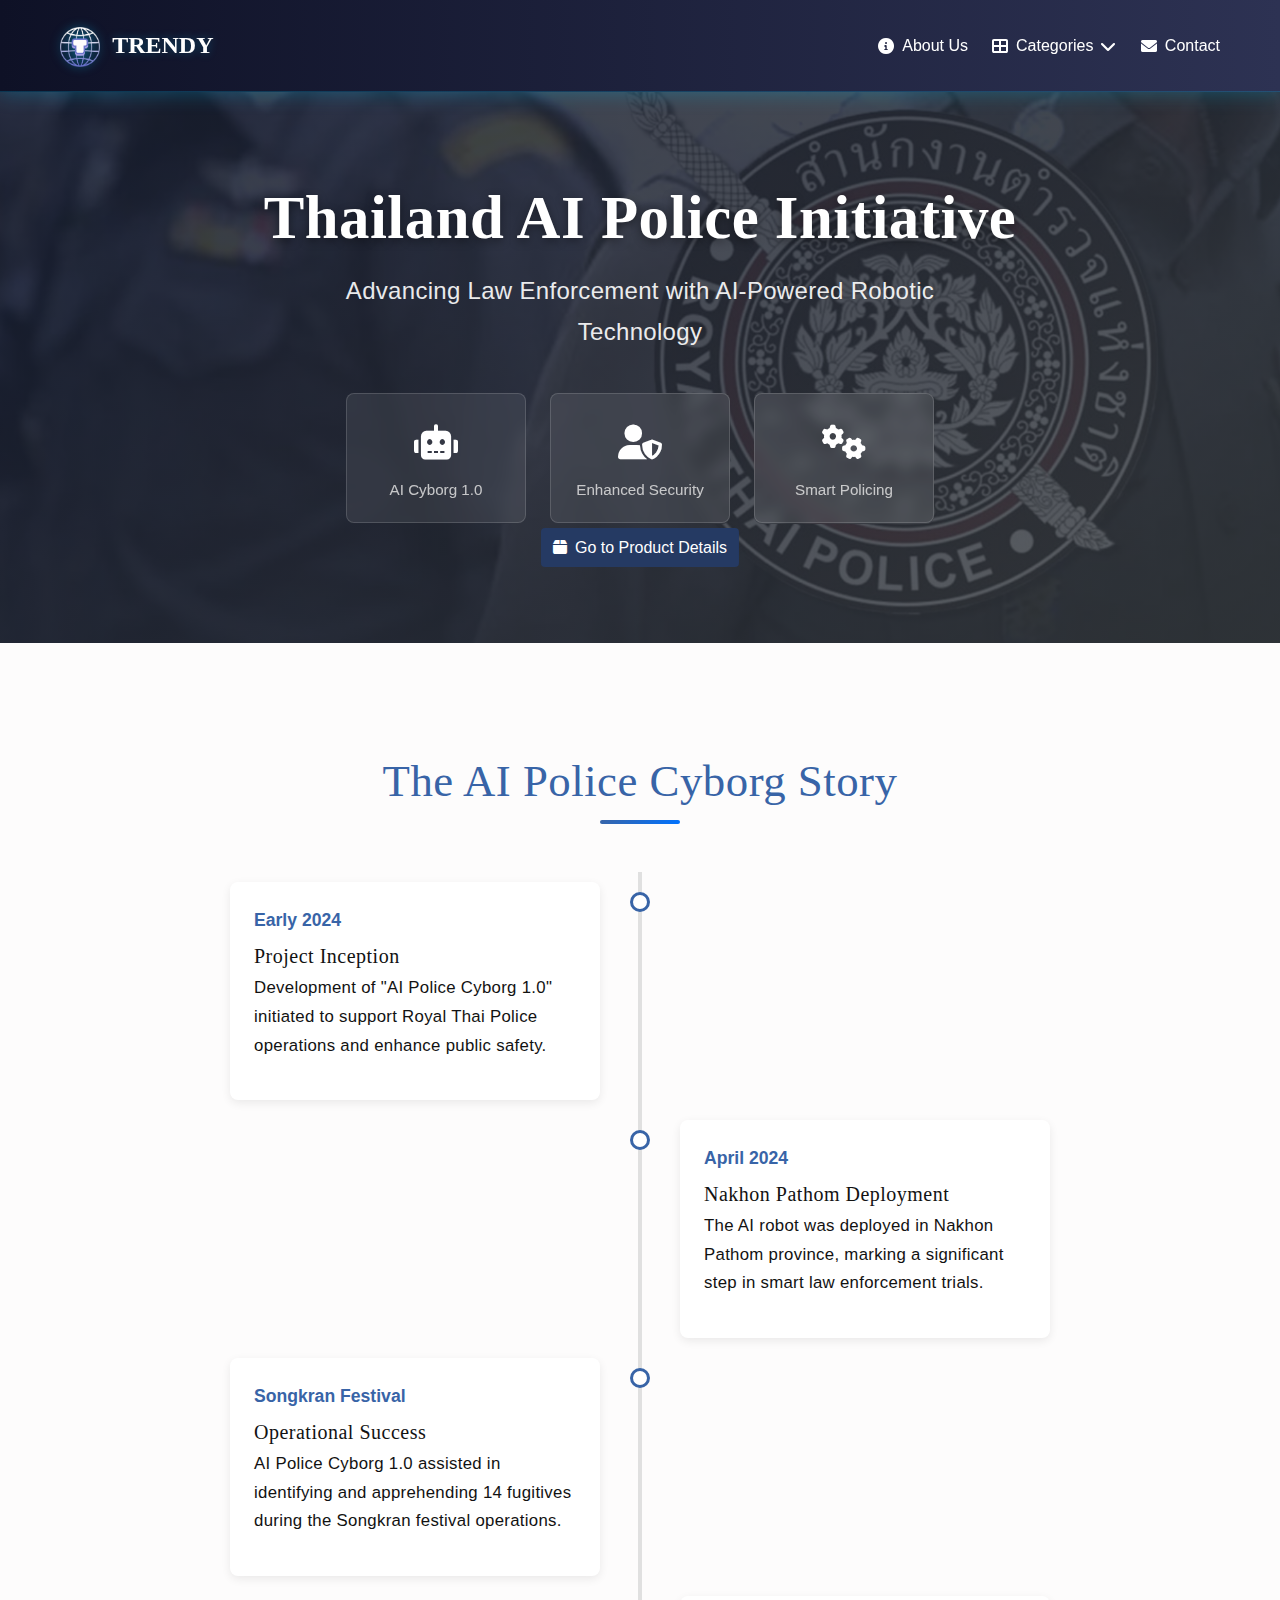
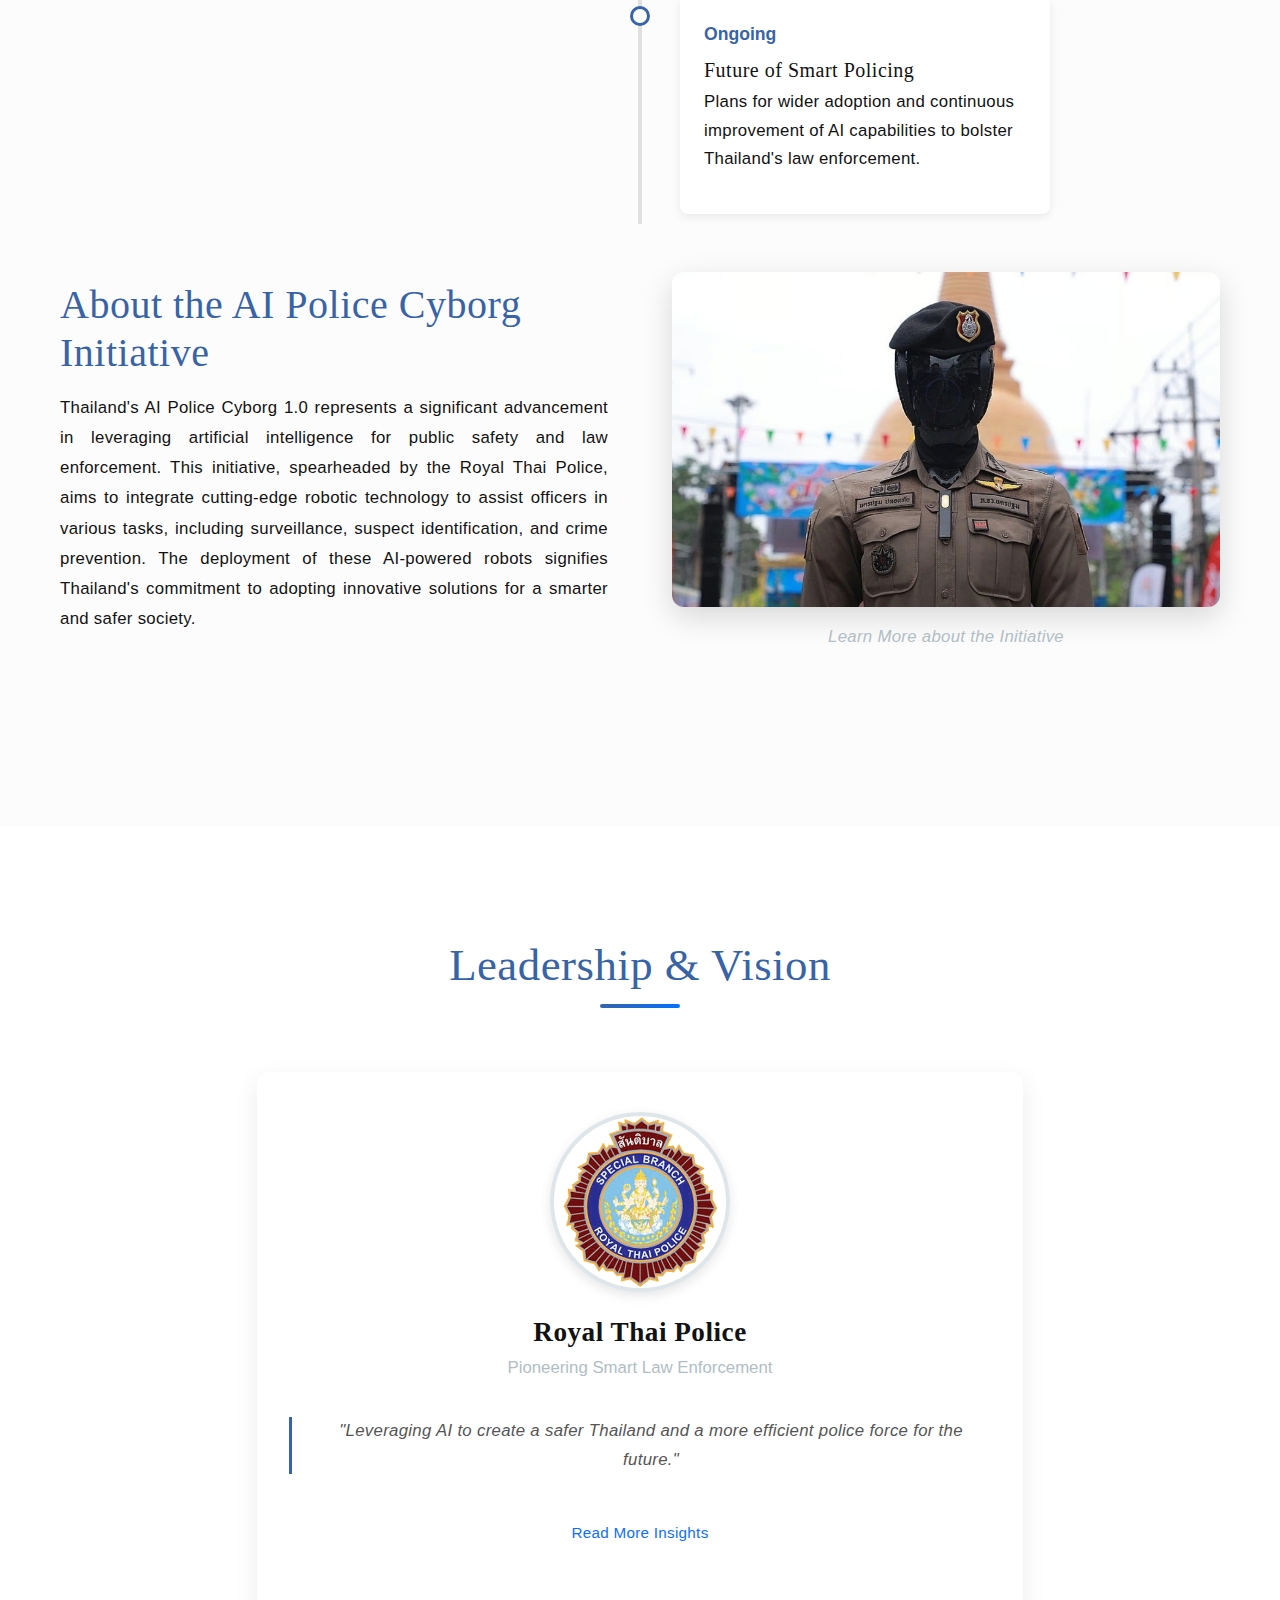
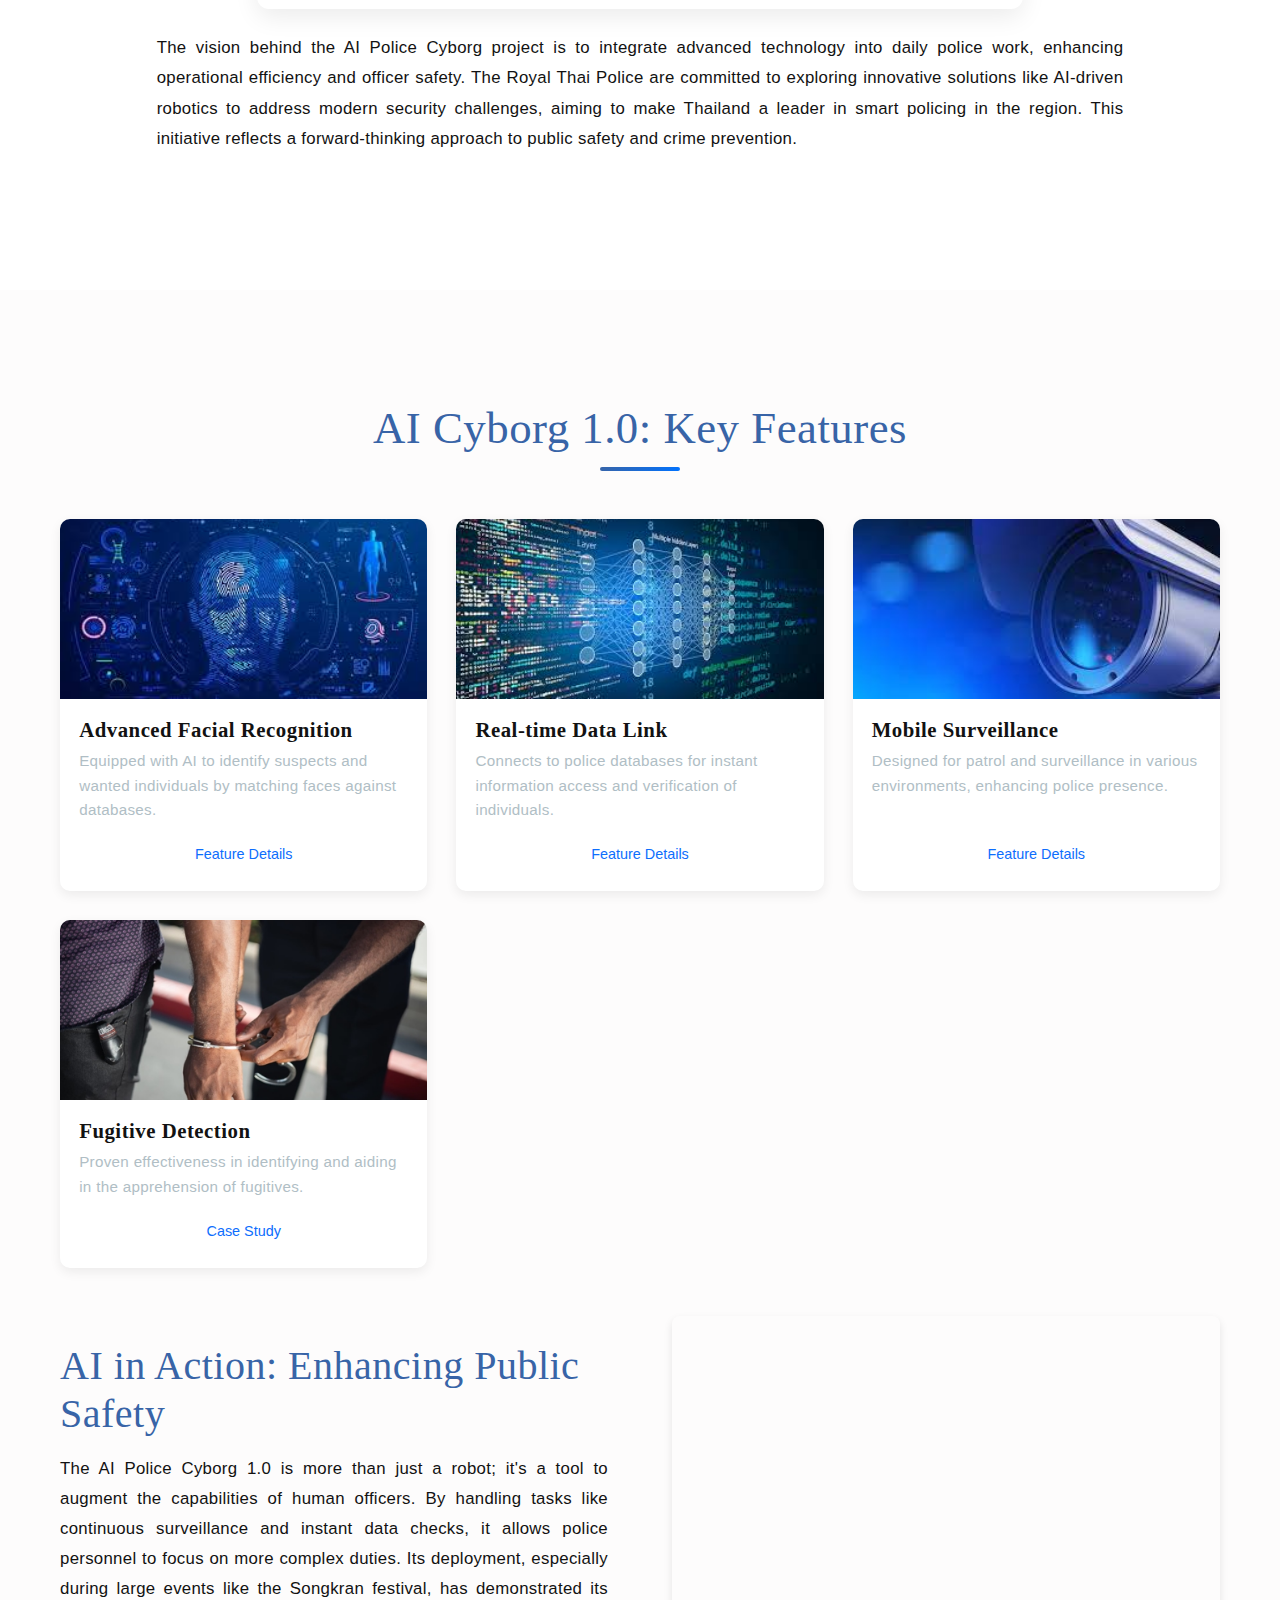
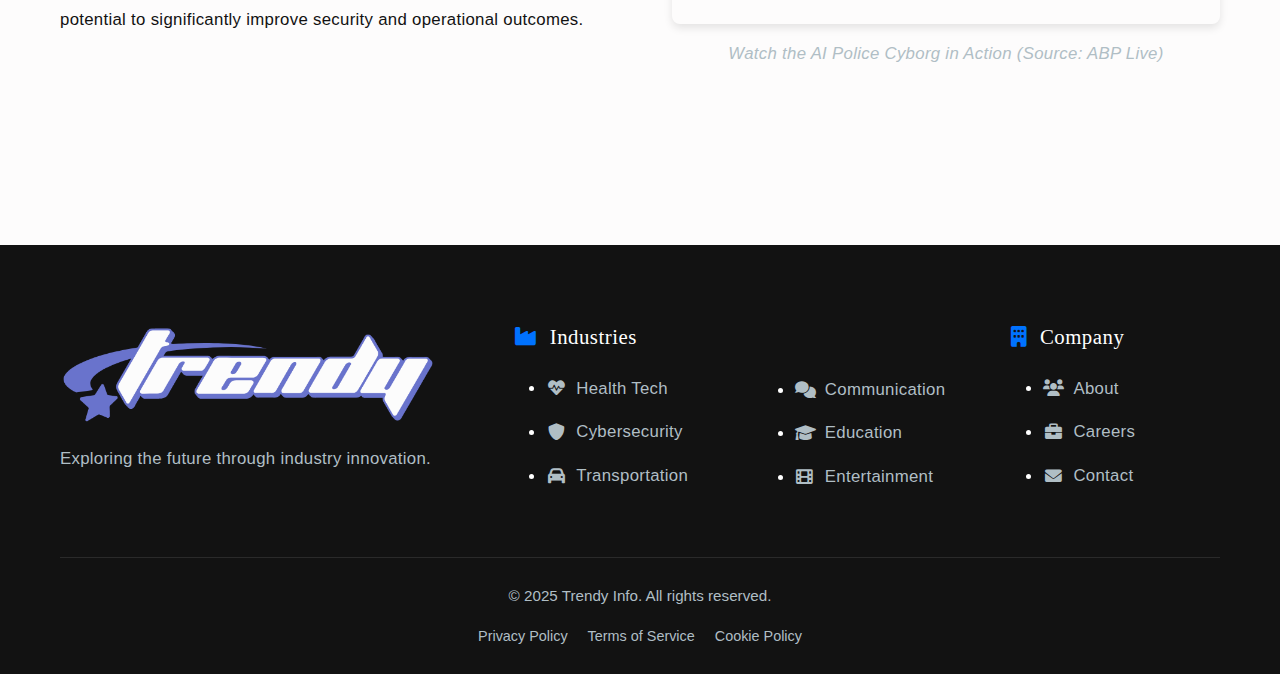
<file: index.html>
<!DOCTYPE html>
<html lang="en">
<head>
    <meta charset="UTF-8">
    <meta name="viewport" content="width=device-width, initial-scale=1.0">
    <title>Thailand's AI Police Cyborg Initiative - Company Profile</title>
    <link href="css/bootstrap.css" rel="stylesheet">
    <link rel="stylesheet" href="Security-AIrobotCompany.css">
    <link rel="stylesheet" href="https://cdnjs.cloudflare.com/ajax/libs/font-awesome/6.0.0-beta3/css/all.min.css">
</head>
<body>
    <nav class="top-nav"> 
        <div class="container"> 
            <div class="nav-brand"> 
                <a href="home.html"><img src="Logo/logo.png" alt="Trendy Logo" class="logo"></a> 
                <span>TRENDY</span> 
            </div> 
            <div class="nav-links">
                <a href="aboutus.html" class="nav-link"><i class="fas fa-info-circle"></i> About Us</a> 
                <div class="dropdown-menu"> 
                    <a href="#categories"><i class="fas fa-th-large"></i> Categories <i class="fas fa-chevron-down"></i></a> 
                    <div class="dropdown-content"> 
                        <a href="communication.html"><i class="fas fa-comments"></i> Communication</a> 
                        <a href="security.html"><i class="fas fa-shield-alt"></i> Security</a> 
                        <a href="health.html"><i class="fas fa-heartbeat"></i> Health</a> 
                        <a href="entertainment.html"><i class="fas fa-film"></i>Entertainment</a> 
                        <a href="transportation.html"><i class="fas fa-car"></i>Transportation</a> 
                        <a href="education.html"><i class="fas fa-graduation-cap"></i>Education</a> 
                    </div> 
                </div> 
                <a href="#feedback" class="nav-link"><i class="fas fa-envelope"></i>Contact</a>
            </div> 
        </div> 
    </nav>

    <main>
        <section id="hero" class="hero-company">
            <div class="container text-center">
                <h1>Thailand AI Police Initiative</h1>
                <p class="lead">Advancing Law Enforcement with AI-Powered Robotic Technology</p>
                
                <div class="company-stats">
                    <div class="stat-item">
                        <div class="stat-number"><i class="fas fa-robot"></i></div>
                        <div class="stat-label">AI Cyborg 1.0</div>
                    </div>
                    <div class="stat-item">
                        <div class="stat-number"><i class="fas fa-user-shield"></i></div>
                        <div class="stat-label">Enhanced Security</div>
                    </div>
                    <div class="stat-item">
                        <div class="stat-number"><i class="fas fa-cogs"></i></div>
                        <div class="stat-label">Smart Policing</div>
                    </div>
                </div>
                
                <div class="back-button">
                    <a href="Security-AIrobot.html" class="btn-back"><i class="fas fa-box"></i>Go to Product Details</a>
                </div>
            </div>
        </section>

        <section id="history" class="product-section">
            <div class="container">
                <h2>The AI Police Cyborg Story</h2>
                
                <div class="timeline">
                    <div class="timeline-item timeline-left">
                        <div class="timeline-content">
                            <div class="timeline-year">Early 2024</div>
                            <h3>Project Inception</h3>
                            <p>Development of "AI Police Cyborg 1.0" initiated to support Royal Thai Police operations and enhance public safety.</p>
                        </div>
                    </div>
                    
                    <div class="timeline-item timeline-right">
                        <div class="timeline-content">
                            <div class="timeline-year">April 2024</div>
                            <h3>Nakhon Pathom Deployment</h3>
                            <p>The AI robot was deployed in Nakhon Pathom province, marking a significant step in smart law enforcement trials.</p>
                        </div>
                    </div>
                    
                    <div class="timeline-item timeline-left">
                        <div class="timeline-content">
                            <div class="timeline-year">Songkran Festival</div>
                            <h3>Operational Success</h3>
                            <p>AI Police Cyborg 1.0 assisted in identifying and apprehending 14 fugitives during the Songkran festival operations.</p>
                        </div>
                    </div>
                    
                    <div class="timeline-item timeline-right">
                        <div class="timeline-content">
                            <div class="timeline-year">Ongoing</div>
                            <h3>Future of Smart Policing</h3>
                            <p>Plans for wider adoption and continuous improvement of AI capabilities to bolster Thailand's law enforcement.</p>
                        </div>
                    </div>
                </div>
                
                <div class="content-wrapper mt-5"> 
                    <div class="text-content">
                        <h3>About the AI Police Cyborg Initiative</h3>
                        <p>Thailand's AI Police Cyborg 1.0 represents a significant advancement in leveraging artificial intelligence for public safety and law enforcement. This initiative, spearheaded by the Royal Thai Police, aims to integrate cutting-edge robotic technology to assist officers in various tasks, including surveillance, suspect identification, and crime prevention. The deployment of these AI-powered robots signifies Thailand's commitment to adopting innovative solutions for a smarter and safer society.</p>
                    </div>
                    <div class="image-content">
                        <img src="SecurityImages/AI cyborg.png" alt="AI Police Cyborg 1.0">
                        <p class="caption">
                            <a href="https://www.nationthailand.com/news/general/40048875" target="_blank" rel="noopener noreferrer">Learn More about the Initiative</a>
                        </p>
                    </div>
                </div>
            </div>
        </section>
        
        <section id="founder" class="product-section alt-bg">
            <div class="container">
                <h2>Leadership & Vision</h2>
                <div class="row justify-content-center">
                    <div class="col-md-10 col-lg-8"> 
                        <div class="founder-card text-center"> 
                            <img src="SecurityImages/thaiPolice.png" alt="Royal Thai Police Leadership" class="founder-image">
                            <h3 class="founder-name">Royal Thai Police</h3>
                            <div class="founder-title">Pioneering Smart Law Enforcement</div>
                            <blockquote class="blockquote">
                                <p>"Leveraging AI to create a safer Thailand and a more efficient police force for the future."</p>
                            </blockquote>
                            <p class="mt-3">
                                <a href="https://www.pattayamail.com/thailandnews/ai-police-cyborg-1-0-helps-thai-police-nab-14-fugitives-signals-future-of-smart-law-enforcement-499785" target="_blank" rel="noopener noreferrer" class="btn btn-outline-primary">Read More Insights</a>
                            </p>
                        </div>
                    </div>
                </div>
                
                <div class="text-content mt-4 text-center col-md-10 mx-auto"> 
                     <p>The vision behind the AI Police Cyborg project is to integrate advanced technology into daily police work, enhancing operational efficiency and officer safety. The Royal Thai Police are committed to exploring innovative solutions like AI-driven robotics to address modern security challenges, aiming to make Thailand a leader in smart policing in the region. This initiative reflects a forward-thinking approach to public safety and crime prevention.</p>
                </div>
            </div>
        </section>    
        
        <section id="products" class="product-section"> 
            <div class="container">
                <h2>AI Cyborg 1.0: Key Features</h2>
                
                <div class="product-grid">
                    <div class="product-card">
                        <img src="SecurityImages/facialRecog.jpg" alt="Facial Recognition" class="product-image">
                        <div class="product-info">
                            <h3 class="product-name">Advanced Facial Recognition</h3>
                            <p class="product-desc">Equipped with AI to identify suspects and wanted individuals by matching faces against databases.</p>
                            <a href="https://thethaiger.com/news/national/thailand-rolls-out-ai-police-cyborg-in-nakhon-pathom" class="btn btn-outline-primary" target="_blank">Feature Details</a>
                        </div>
                    </div>
                    
                    <div class="product-card">
                        <img src="SecurityImages/realtimeDataLink.jpg" alt="Data Analysis" class="product-image">
                        <div class="product-info">
                            <h3 class="product-name">Real-time Data Link</h3>
                            <p class="product-desc">Connects to police databases for instant information access and verification of individuals.</p>
                            <a href="https://news.abplive.com/technology/thailand-robot-cop-ai-songkran-festival-deploy-features-watch-video-1766690" class="btn btn-outline-primary" target="_blank">Feature Details</a>
                        </div>
                    </div>
                    
                    <div class="product-card">
                        <img src="SecurityImages/mobileSurveilance.jpg" alt="Autonomous Patrol" class="product-image">
                        <div class="product-info">
                            <h3 class="product-name">Mobile Surveillance</h3>
                            <p class="product-desc">Designed for patrol and surveillance in various environments, enhancing police presence.</p>
                            <a href="https://www.nationthailand.com/news/general/40048875" class="btn btn-outline-primary" target="_blank">Feature Details</a>
                        </div>
                    </div>
                    
                    <div class="product-card">
                        <img src="SecurityImages/fugitiveDetection.jpg" alt="Fugitive Apprehension Support" class="product-image">
                        <div class="product-info">
                            <h3 class="product-name">Fugitive Detection</h3>
                            <p class="product-desc">Proven effectiveness in identifying and aiding in the apprehension of fugitives.</p>
                            <a href="https://www.pattayamail.com/thailandnews/ai-police-cyborg-1-0-helps-thai-police-nab-14-fugitives-signals-future-of-smart-law-enforcement-499785" class="btn btn-outline-primary" target="_blank">Case Study</a>
                        </div>
                    </div>
                </div>
                
                <div class="content-wrapper mt-5">
                    <div class="text-content">
                        <h3>AI in Action: Enhancing Public Safety</h3>
                        <p>The AI Police Cyborg 1.0 is more than just a robot; it's a tool to augment the capabilities of human officers. By handling tasks like continuous surveillance and instant data checks, it allows police personnel to focus on more complex duties. Its deployment, especially during large events like the Songkran festival, has demonstrated its potential to significantly improve security and operational outcomes.</p>
                    </div>
                    <div class="image-content">
                        <div class="video-wrapper">
                            <iframe src="https://www.youtube.com/embed/hxTt_omHpfU?si=6B0IdAkZ1YK0aVHB" title="YouTube video player" frameborder="0" allow="accelerometer; autoplay; clipboard-write; encrypted-media; gyroscope; picture-in-picture; web-share" referrerpolicy="strict-origin-when-cross-origin" allowfullscreen></iframe>
                        </div>
                        <p class="caption">
                            <a href="https://news.abplive.com/technology/thailand-robot-cop-ai-songkran-festival-deploy-features-watch-video-1766690" target="_blank" rel="noopener noreferrer">Watch the AI Police Cyborg in Action (Source: ABP Live)</a>
                        </p>
                    </div>
                </div>
            </div>
        </section>
    </main>

    <footer>
        <div class="container">
            <div class="footer-content">
                <div class="footer-brand">
                    <img src="Logo/Trendy.png" alt="Trendy Logo" class="footer-logo">
                    <p class="footer-description">Exploring the future through industry innovation.</p>
                </div>
                
                <div class="footer-links">
                    <div class="link-group">
                        <h4><i class="fas fa-industry"></i> Industries</h4>
                        <ul>
                            <li><a href="health.html"><i class="fas fa-heartbeat"></i> Health Tech</a></li>
                            <li><a href="security.html"><i class="fas fa-shield-alt"></i> Cybersecurity</a></li>
                            <li><a href="transportation.html"><i class="fas fa-car"></i> Transportation</a></li>
                        </ul>
                    </div>
                    <div class="link-group-2">
                        <ul>
                            <li><a href="communication.html"><i class="fas fa-comments"></i> Communication</a></li>
                            <li><a href="education.html"><i class="fas fa-graduation-cap"></i> Education</a></li>
                            <li><a href="entertainment.html"><i class="fas fa-film"></i> Entertainment</a></li>
                        </ul>
                    </div>
                    
                    <div class="link-group">
                        <h4><i class="fas fa-building"></i> Company</h4>
                        <ul>
                            <li><a href="aboutus.html"><i class="fas fa-users"></i> About</a></li>
                            <li><a href="#"><i class="fas fa-briefcase"></i> Careers</a></li>
                            <li><a href="#feedback"><i class="fas fa-envelope"></i> Contact</a></li>
                        </ul>
                    </div>
                </div>
            </div>
            
            <div class="footer-bottom">
                <div class="copyright">
                    © 2025 Trendy Info. All rights reserved.
                </div>
                <div class="legal-links">
                    <a href="#">Privacy Policy</a>
                    <a href="#">Terms of Service</a>
                    <a href="#">Cookie Policy</a>
                </div>
            </div>
        </div>
    </footer>
    <script src="js/bootstrap.bundle.min.js"></script>
</body>
</html>
</file>
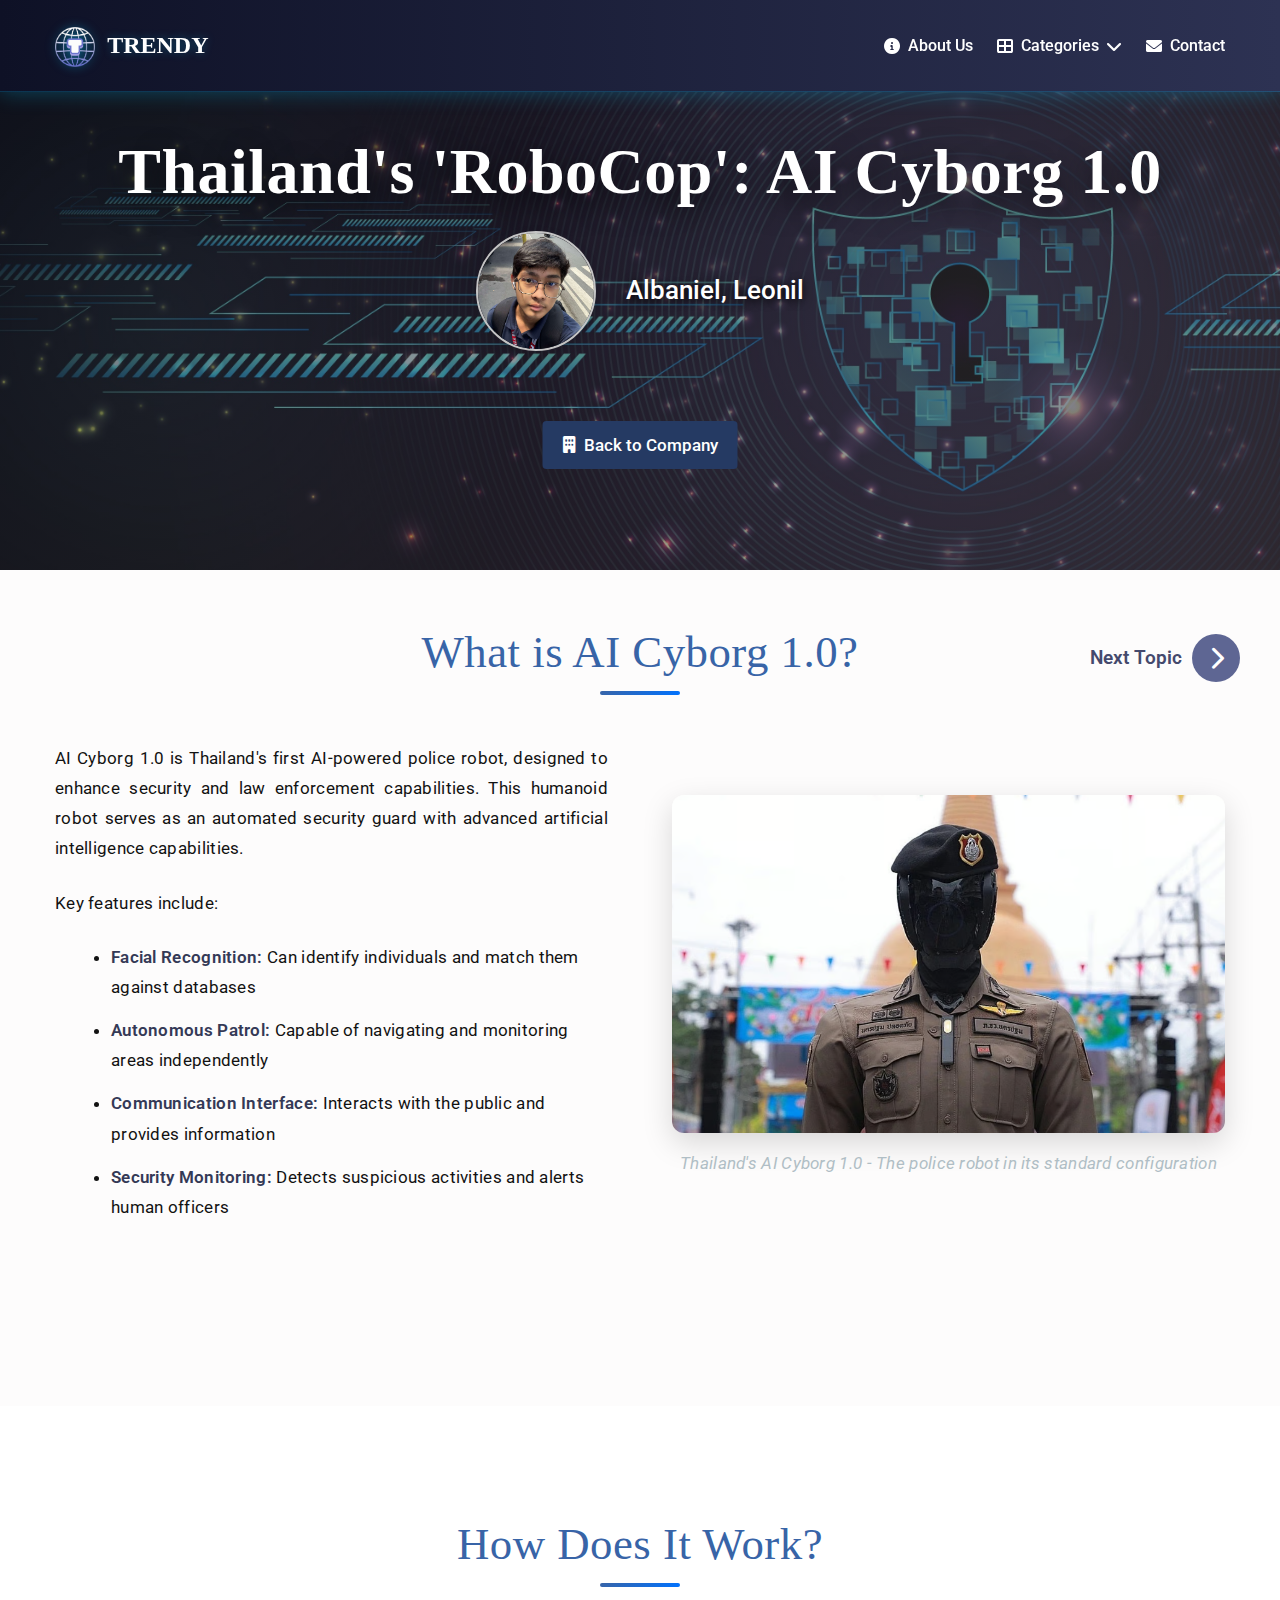
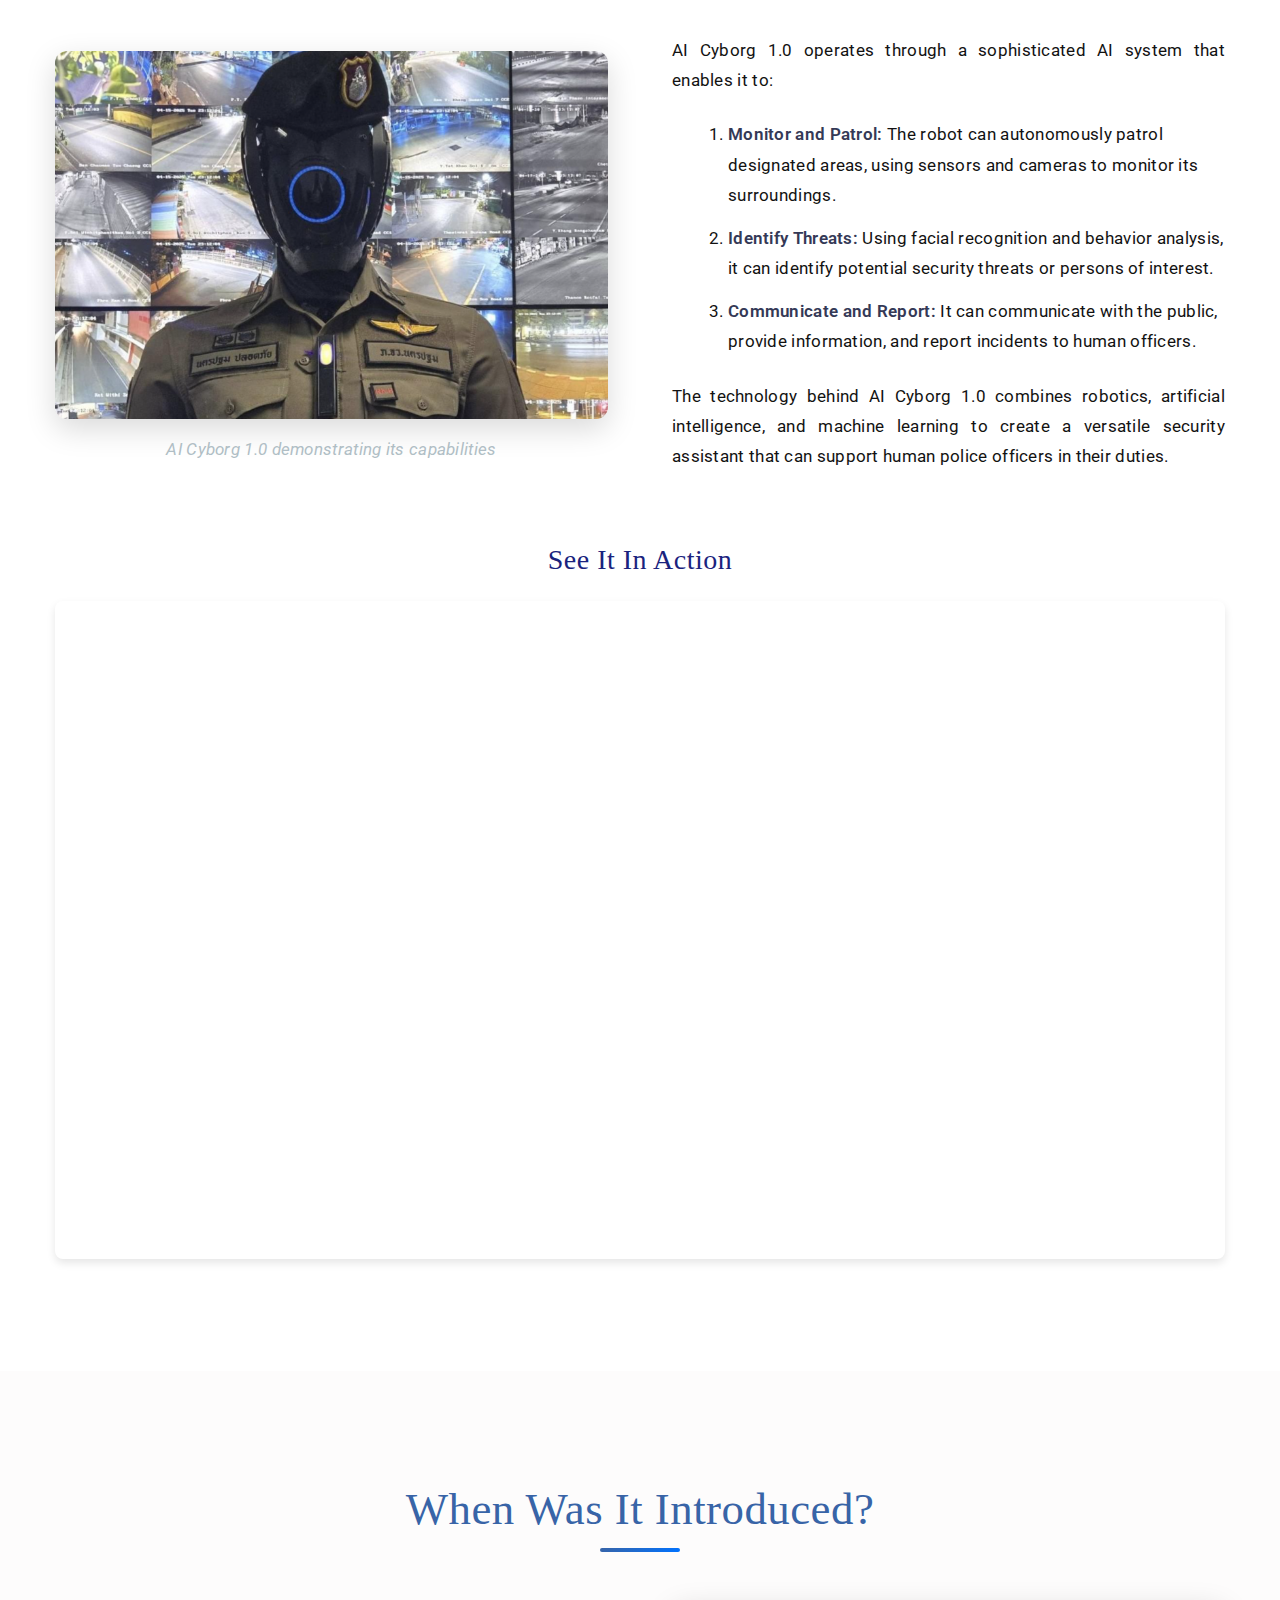
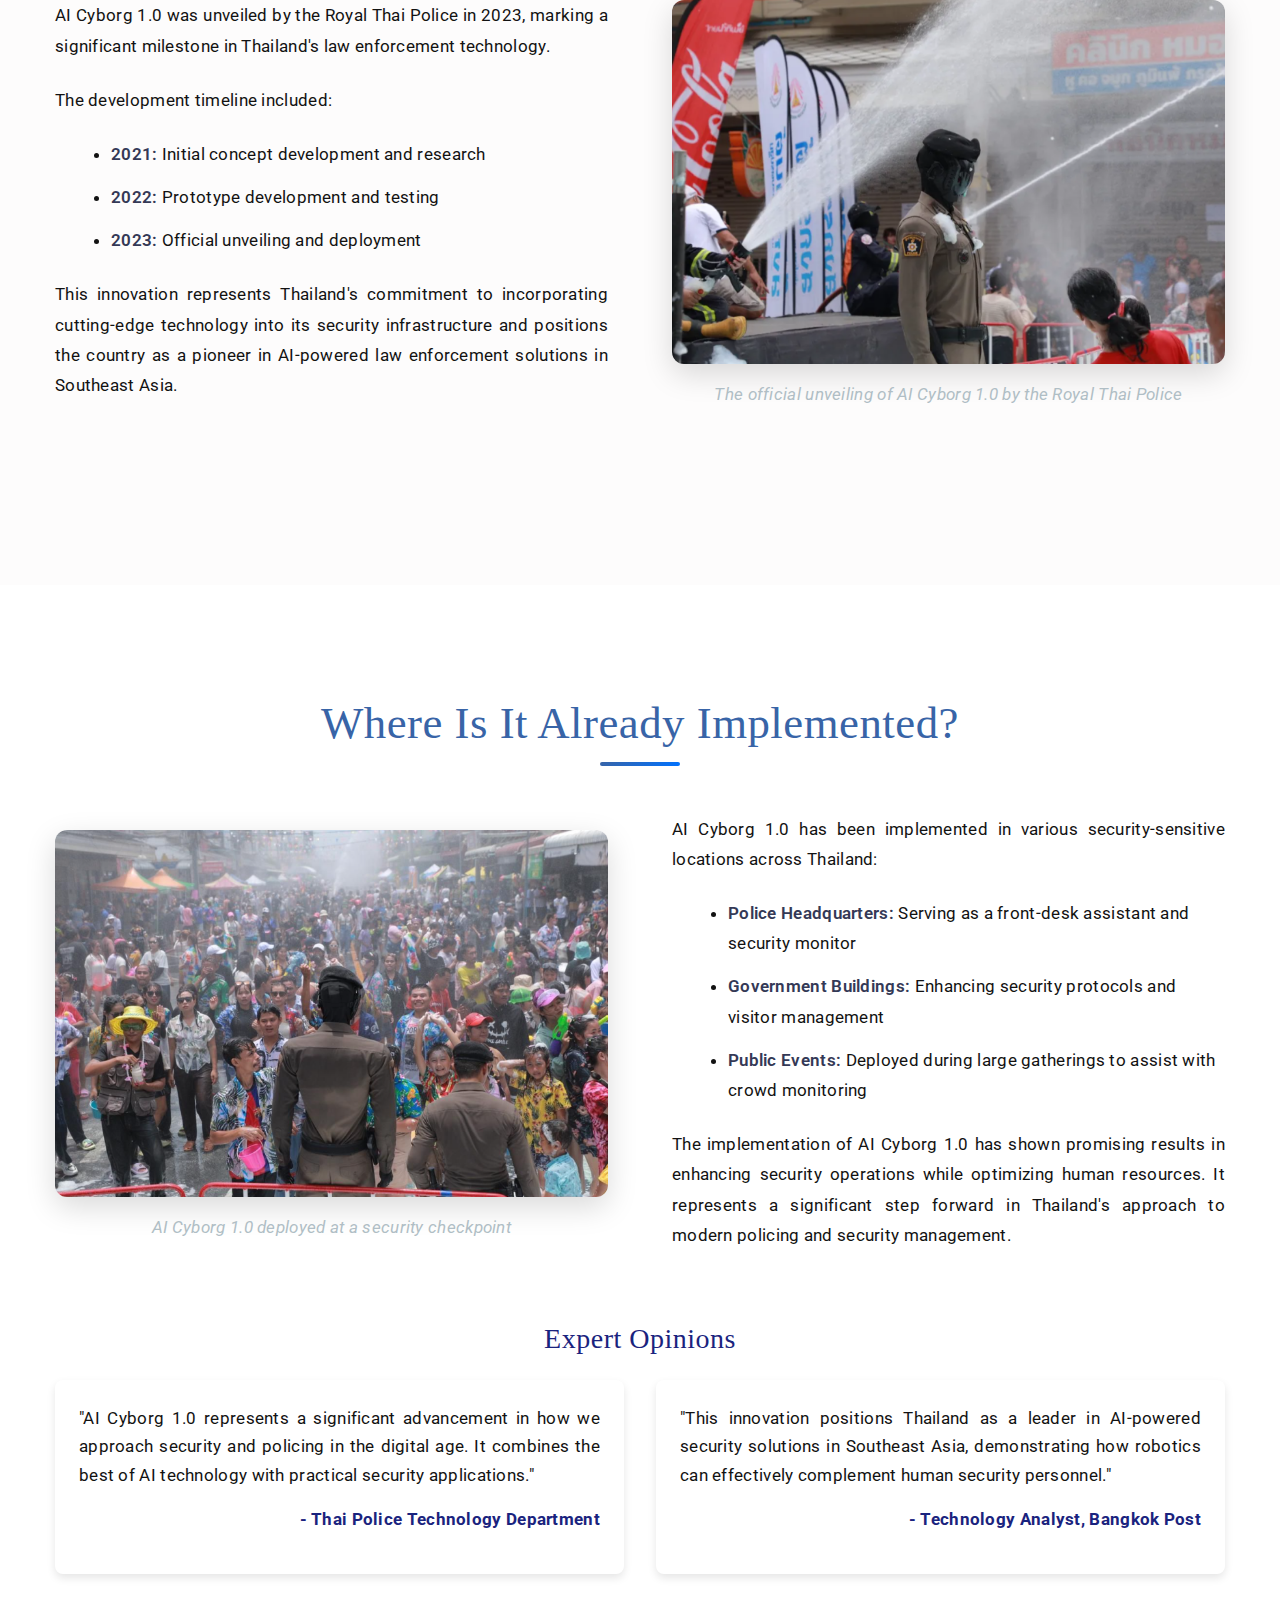
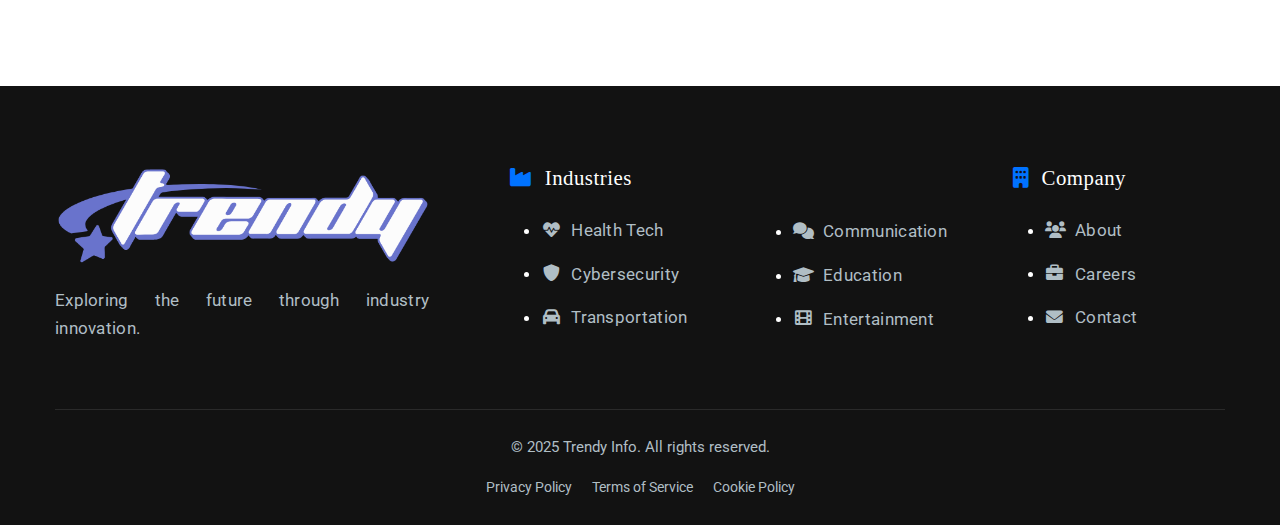
<file: Security-AIrobot.html>
<!DOCTYPE html>
<html lang="en">
<head>
    <meta charset="UTF-8">
    <meta name="viewport" content="width=device-width, initial-scale=1.0">
    <title>Thailand's RoboCop: AI Cyborg 1.0</title>
    <link href="https://fonts.googleapis.com/css2?family=Poppins:wght@300;400;500;600;700&family=Roboto:wght@300;400;500;700&display=swap" rel="stylesheet">
    <!-- External CSS file -->
    <link rel="stylesheet" href="css/bootstrap.css">
    <link rel="stylesheet" href="Security-Airobot.css">
    <link rel="stylesheet" href="https://cdnjs.cloudflare.com/ajax/libs/font-awesome/6.0.0-beta3/css/all.min.css">
</head>
<body>
    <nav class="top-nav"> 
        <div class="container"> 
            <div class="nav-brand"> 
                <a href="home.html"><img src="Logo/logo.png" alt="Trendy Logo" class="logo"></a> 
                <span>TRENDY</span> 
            </div> 
            <div class="nav-links"> 
                <a href="aboutus.html" class="nav-link"><i class="fas fa-info-circle"></i> About Us</a> 
                <div class="dropdown-menu"> 
                    <a href="#categories"><i class="fas fa-th-large"></i> Categories <i class="fas fa-chevron-down"></i></a> 
                    <div class="dropdown-content"> 
                        <a href="communication.html"><i class="fas fa-comments"></i> Communication</a> 
                        <a href="security.html"><i class="fas fa-shield-alt"></i> Security</a> 
                        <a href="health.html"><i class="fas fa-heartbeat"></i> Health</a> 
                        <a href="entertainment.html"><i class="fas fa-film"></i> Entertainment</a> 
                        <a href="transportation.html"><i class="fas fa-car"></i> Transportation</a> 
                        <a href="education.html"><i class="fas fa-graduation-cap"></i> Education</a> 
                    </div>
                </div> 
                <a href="#feedback" class="nav-link"><i class="fas fa-envelope"></i> Contact</a>
            </div> 
        </div> 
    </nav>

    <section id="hero">
        <div class="container">
            <h2>Thailand's 'RoboCop': AI Cyborg 1.0</h2>
            <div class="author-info">
                <div class="author-image">
                    <img src="Profile/leo.jpg" alt="Author" class="profile-image">
                </div>
                <div class="author-name">
                    <span>Albaniel, Leonil</span>
                </div>
            </div>
            <div class="back-button">
                <a href="Index.html" class="btn-back"><i class="fas fa-building"></i>Back to Company</a>
            </div>
        </div>
    </section>
    <div class="page-navigation">
        <a href="Security-policeCarSecurity.html" class="nav-button next">
            <div class="circle">
                <i class="fas fa-chevron-right"></i>
            </div>
            <div class="text">Next Topic</div>
        </a>
    </div>
    <main>
        <section id="what" class="product-section">
            <div class="container">
                <h2>What is AI Cyborg 1.0?</h2>
                <div class="content-wrapper">
                    <div class="text-content">
                        <p>AI Cyborg 1.0 is Thailand's first AI-powered police robot, designed to enhance security and law enforcement capabilities. This humanoid robot serves as an automated security guard with advanced artificial intelligence capabilities.</p>
                        <p>Key features include:</p>
                        <ul>
                            <li><strong>Facial Recognition:</strong> Can identify individuals and match them against databases</li>
                            <li><strong>Autonomous Patrol:</strong> Capable of navigating and monitoring areas independently</li>
                            <li><strong>Communication Interface:</strong> Interacts with the public and provides information</li>
                            <li><strong>Security Monitoring:</strong> Detects suspicious activities and alerts human officers</li>
                        </ul>
                    </div>
                    <div class="image-content">
                        <img src="SecurityImages/AI cyborg.png" alt="AI Cyborg 1.0">
                        <p class="caption"><a href="https://e.vnexpress.net/news/tech/tech-news/robocop-in-bangkok-thailand-unveils-first-ai-police-robot-in-festival-4875749.html" target="newPage">Thailand's AI Cyborg 1.0 - The police robot in its standard configuration</a></p>                </div>
            </div>
        </section>

        <section id="how" class="product-section alt-bg">
            <div class="container">
                <h2>How Does It Work?</h2>
                <div class="content-wrapper">
                    <div class="image-content">
                        <img src="SecurityImages/robot.png" alt="AI Cyborg 1.0 in action">
                        <p class="caption"><a href="https://globalnation.inquirer.net/273028/thailand-unveils-ai-police-cyborg-1-0-to-boost-songkran-safety" target="newPage">AI Cyborg 1.0 demonstrating its capabilities</a></p>
                    </div>
                    <div class="text-content">
                        <p>AI Cyborg 1.0 operates through a sophisticated AI system that enables it to:</p>
                        <ol>
                            <li><strong>Monitor and Patrol:</strong> The robot can autonomously patrol designated areas, using sensors and cameras to monitor its surroundings.</li>
                            <li><strong>Identify Threats:</strong> Using facial recognition and behavior analysis, it can identify potential security threats or persons of interest.</li>
                            <li><strong>Communicate and Report:</strong> It can communicate with the public, provide information, and report incidents to human officers.</li>
                        </ol>
                        <p>The technology behind AI Cyborg 1.0 combines robotics, artificial intelligence, and machine learning to create a versatile security assistant that can support human police officers in their duties.</p>
                    </div>
                </div>
                <div class="video-container">
                    <h3>See It In Action</h3>
                    <div class="video-wrapper">
                        <iframe width="100%" height="450" src="https://www.youtube.com/embed/hxTt_omHpfU?si=ThobH4injsLRVkEd" title="Thailand's RoboCop: AI Cyborg 1.0" frameborder="0" allow="accelerometer; autoplay; clipboard-write; encrypted-media; gyroscope; picture-in-picture; web-share" allowfullscreen></iframe>
                    </div>
                </div>
            </div>
        </section>

        <section id="when" class="product-section">
            <div class="container">
                <h2>When Was It Introduced?</h2>
                <div class="content-wrapper">
                    <div class="text-content">
                        <p>AI Cyborg 1.0 was unveiled by the Royal Thai Police in 2023, marking a significant milestone in Thailand's law enforcement technology.</p>
                        <p>The development timeline included:</p>
                        <ul>
                            <li><strong>2021:</strong> Initial concept development and research</li>
                            <li><strong>2022:</strong> Prototype development and testing</li>
                            <li><strong>2023:</strong> Official unveiling and deployment</li>
                        </ul>
                        <p>This innovation represents Thailand's commitment to incorporating cutting-edge technology into its security infrastructure and positions the country as a pioneer in AI-powered law enforcement solutions in Southeast Asia.</p>
                    </div>
                    <div class="image-content">
                        <img src="SecurityImages/ai robot.png" alt="AI Cyborg 1.0 Unveiling">
                        <p class="caption"><a href="https://mikekalil.com/blog/ai-robocops/" target="newPage">The official unveiling of AI Cyborg 1.0 by the Royal Thai Police</a></p>
                    </div>
                </div>
            </div>
        </section>

        <section id="where" class="product-section alt-bg">
            <div class="container">
                <h2>Where Is It Already Implemented?</h2>
                <div class="content-wrapper">
                    <div class="image-content">
                        <img src="SecurityImages/cyborg.png" alt="AI Cyborg 1.0 in use">
                        <p class="caption"><a href="https://futurism.com/thailand-humanoid-robot-police-uniform" target="newPage">AI Cyborg 1.0 deployed at a security checkpoint</a></p>
                    </div>
                    <div class="text-content">
                        <p>AI Cyborg 1.0 has been implemented in various security-sensitive locations across Thailand:</p>
                        <ul>
                            <li><strong>Police Headquarters:</strong> Serving as a front-desk assistant and security monitor</li>
                            <li><strong>Government Buildings:</strong> Enhancing security protocols and visitor management</li>
                            <li><strong>Public Events:</strong> Deployed during large gatherings to assist with crowd monitoring</li>
                        </ul>
                        <p>The implementation of AI Cyborg 1.0 has shown promising results in enhancing security operations while optimizing human resources. It represents a significant step forward in Thailand's approach to modern policing and security management.</p>
                    </div>
                </div>
                <div class="testimonials">
                    <h3>Expert Opinions</h3>
                    <div class="testimonial-grid">
                        <div class="testimonial">
                            <p>"AI Cyborg 1.0 represents a significant advancement in how we approach security and policing in the digital age. It combines the best of AI technology with practical security applications."</p>
                            <p class="author">- Thai Police Technology Department</p>
                        </div>
                        <div class="testimonial">
                            <p>"This innovation positions Thailand as a leader in AI-powered security solutions in Southeast Asia, demonstrating how robotics can effectively complement human security personnel."</p>
                            <p class="author">- Technology Analyst, Bangkok Post</p>
                        </div>
                    </div>
                </div>
            </div>
        </section>
    </main>

    <footer>
        <div class="container">
            <div class="footer-content">
                <div class="footer-brand">
                    <img src="Logo/Trendy.png" alt="Trendy Logo" class="footer-logo">
                    <p class="footer-description">Exploring the future through industry innovation.</p>
                </div>
                
                <div class="footer-links">
                    <div class="link-group">
                        <h4><i class="fas fa-industry"></i> Industries</h4>
                        <ul>
                            <li><a href="health.html"><i class="fas fa-heartbeat"></i> Health Tech</a></li>
                            <li><a href="security.html"><i class="fas fa-shield-alt"></i> Cybersecurity</a></li>
                            <li><a href="transportation.html"><i class="fas fa-car"></i> Transportation</a></li>
                        </ul>
                    </div>
                    <div class="link-group-2">
                        <ul>
                            <li><a href="communication.html"><i class="fas fa-comments"></i> Communication</a></li>
                            <li><a href="education.html"><i class="fas fa-graduation-cap"></i> Education</a></li>
                            <li><a href="entertainment.html"><i class="fas fa-film"></i> Entertainment</a></li>
                        </ul>
                    </div>
                    
                    <div class="link-group">
                        <h4><i class="fas fa-building"></i> Company</h4>
                        <ul>
                            <li><a href="about.html"><i class="fas fa-users"></i> About</a></li>
                            <li><a href="#"><i class="fas fa-briefcase"></i> Careers</a></li>
                            <li><a href="#feedback"><i class="fas fa-envelope"></i> Contact</a></li>
                        </ul>
                    </div>
                </div>
            </div>
            
            <div class="footer-bottom">
                <div class="copyright">
                    © 2025 Trendy Info. All rights reserved.
                </div>
                <div class="legal-links">
                    <a href="#">Privacy Policy</a>
                    <a href="#">Terms of Service</a>
                    <a href="#">Cookie Policy</a>
                </div>
            </div>
        </div>
    </footer> 
</body>
<script src="js/bootstrap.js"></script>
</html>
</file>
<file: Security-AIrobotCompany.css>
/* CSS Variables */
:root {
    --primary: #3864a7;
    --secondary: #0072ff;
    --accent: #7d00ff;
    --dark: #121212;
    --light: #f0f7ff;
    --white: #ffffff;
    --gray: #b0bec5;
    --text-shadow: 0 0 10px rgba(0, 198, 255, 0.5);
    --glow: 0 0 15px rgba(0, 198, 255, 0.7);
    --shadow-sm: 0 4px 12px rgba(0, 0, 0, 0.1);
    --shadow-lg: 0 10px 30px rgba(0, 0, 0, 0.15);
    --radius: 12px;
    --transition: all 0.3s ease;
    --heading-font: 'Georgia', serif;
    --body-font: 'Roboto', sans-serif;
    --gradient: linear-gradient(135deg, var(--primary), var(--secondary));
    --glass: rgba(255, 255, 255, 0.1);
    --error: #ff4b5c;
    --text-light: #636e72;
    --light-gray: #dfe6e9;
}

body {
    font-family: var(--body-font);
    line-height: 1.7;
    color: var(--dark);
    padding-top: 70px;
    background-color: #fdfcfc;
    font-size: 1.05rem;
}

/*Text readability */
p, li {
    font-size: 1.05rem;
    letter-spacing: 0.3px;
}

h1, h2, h3, h4, h5, h6 {
    font-family: var(--heading-font);
    letter-spacing: 0.5px;
}

.container {
    max-width: 1200px;
    margin: 0 auto;
    padding: 0 20px;
}

/* ===== NAVIGATION ===== */
.top-nav { 
    background: linear-gradient(to right, #0e1126, #2d3253);
    position: fixed; 
    top: 0;
    left: 0;
    width: 100%; 
    z-index: 1000; 
    box-shadow: 0 0 20px rgba(0, 198, 255, 0.3);
    padding: 20px 0; 
    border-bottom: 1px solid rgba(0, 198, 255, 0.2);
} 

.top-nav .container { 
    display: flex; 
    justify-content: space-between; 
    align-items: center; 
} 

.nav-brand { 
    display: flex; 
    align-items: center; 
    gap: 12px; 
    font-family: var(--heading-font); 
    font-weight: 700; 
    font-size: 1.5rem; 
    color: var(--white);
    text-decoration: none;
} 

.nav-brand .logo { 
    height: 40px; 
    width: auto;
    filter: drop-shadow(0 0 5px rgba(0, 198, 255, 0.5));
    transition: filter 0.3s ease;
} 

.nav-brand:hover .logo { 
    filter: drop-shadow(0 0 8px rgba(0, 198, 255, 0.8));
} 

.nav-brand span {
    text-shadow: 0 0 10px rgba(0, 198, 255, 0.3);
}

.nav-links { 
    display: flex; 
    align-items: center; 
    gap: 1.5rem;
} 

.nav-link { 
    color: var(--white);
    font-weight: 500; 
    font-size: 1rem; 
    display: flex; 
    align-items: center; 
    gap: 8px; 
    position: relative; 
    padding: 0.75rem 0; 
    transition: var(--transition);
    text-decoration: none;
}
.nav-link:hover {
    color: var(--primary);
}
.dropdown-menu, 
.dropdown-menu > a,
.dropdown-toggle,
.btn,
.btn-light,
.bg-white {
    border: none !important;
    outline: none !important;
}
.dropdown-menu:focus,
.dropdown-menu > a:focus,
.dropdown-toggle:focus,
.btn:focus,
.btn-light:focus {
    box-shadow: none !important;
    outline: none !important;
}

.dropdown-menu {
    position: relative;
    display: inline-block;
    background-color: transparent !important;
    margin-right: -2.2rem;
}
.dropdown-menu > a {
    display: flex; 
    align-items: center; 
    gap: 8px;
    font-weight: 500;
    color: var(--white); 
    position: relative;
    text-decoration: none;
    background-color: transparent !important;
    transition: var(--transition);
}
.dropdown-menu > a:hover {
    color: var(--primary);
}

.btn, .btn-light, .bg-white, .dropdown-toggle {
    background-color: transparent !important;
    border: none !important;
    box-shadow: none !important;
} 

.dropdown-content { 
    display: none; 
    position: absolute; 
    top: 100%; 
    left: 0;
    background-color: rgba(18, 18, 18, 0.95);
    min-width: 240px; 
    border-radius: var(--radius); 
    padding: 1rem 0; 
    z-index: 1001; 
    box-shadow: var(--shadow-lg); 
    opacity: 0; 
    transform: translateY(10px); 
    transition: opacity 0.3s ease, transform 0.3s ease;
    border: 1px solid rgba(0, 198, 255, 0.2); /* Added subtle border */
} 

.dropdown-menu:hover .dropdown-content { 
    display: block; 
    opacity: 1;
    transform: translateY(0);
} 

.dropdown-content a { 
    display: flex; 
    align-items: center; 
    gap: 12px; 
    padding: 0.8rem 1.5rem; 
    font-weight: 500; 
    color: var(--white);
    transition: var(--transition); 
    text-decoration: none;
} 

.dropdown-content a:hover { 
    background-color: rgba(0, 198, 255, 0.1);
    color: var(--primary); 
    padding-left: 1.8rem; 
    text-decoration: none;
} 

.dropdown-content a i { 
    font-size: 1rem; 
    color: var(--primary); 
    width: 20px; 
    text-align: center; 
}

/* ===== HERO COMPANY SECTION ===== */
.hero-company {
    background-image: url('SecurityImages/RoyalThai.png');
    background-size: cover;
    background-position: center;
    position: relative;
    padding: 7rem 0 5rem;
    color: white;
}

.hero-company::before {
    content: '';
    position: absolute;
    top: 0;
    left: 0;
    width: 100%;
    height: 100%;
    background: linear-gradient(135deg, rgba(19, 26, 46, 0.85), rgba(52, 58, 64, 0.75));
    z-index: 1;
}

.hero-company .container {
    position: relative;
    z-index: 2;
}

.hero-company h1 {
    font-size: 3.8rem;
    font-weight: 700;
    margin-bottom: 1rem;
    text-shadow: 0 3px 10px rgba(0, 0, 0, 0.4);
}

.hero-company .lead {
    font-size: 1.4rem;
    opacity: 0.9;
    margin-bottom: 2.5rem;
    max-width: 700px;
    margin-left: auto;
    margin-right: auto;
}

.company-stats {
    display: flex;
    justify-content: center;
    flex-wrap: wrap;
    gap: 1.5rem;
    margin: 2.5rem 0;
}

.stat-item {
    text-align: center;
    padding: 1.2rem 1.5rem;
    background: rgba(255, 255, 255, 0.08);
    backdrop-filter: blur(8px);
    border-radius: 8px;
    min-width: 180px;
    border: 1px solid rgba(255, 255, 255, 0.15);
}

.stat-number {
    font-size: 2.2rem;
    font-weight: 700;
    margin-bottom: 0.3rem;
    color: #fff;
}

.stat-label {
    font-size: 0.95rem;
    opacity: 0.85;
    color: #e0e0e0;
}

/* Back button styling */
.back-button {
    position: absolute;
    margin-top: 40px;
    transform: translateX(-50%);
    left: 50%;
    text-align: center;
    z-index: 3;
}

.btn-back {
    display: inline-block;
    background-color: #253a63;
    color: #fff;
    padding: 10px 20px;
    text-decoration: none;
    border-radius: 4px;
    font-weight: 500;
    transition: background-color 0.3s;
}

.btn-back i {
    margin-right: 8px;
}

.btn-back:hover {
    background-color: #0c1a2b;
}

/* ===== TIMELINE STYLES ===== */
.timeline {
    position: relative;
    max-width: 900px;
    margin: 3rem auto;
}

.timeline::after {
    content: '';
    position: absolute;
    width: 4px;
    background-color: #e0e0e0;
    top: 0;
    bottom: 0;
    left: 50%;
    margin-left: -2px;
}

.timeline-item {
    padding: 10px 40px;
    position: relative;
    width: 50%;
    box-sizing: border-box;
}

.timeline-item::after {
    content: '';
    position: absolute;
    width: 20px;
    height: 20px;
    right: -10px;
    background-color: white;
    border: 3px solid var(--primary);
    top: 20px;
    border-radius: 50%;
    z-index: 1;
}

.timeline-left {
    left: 0;
}

.timeline-right {
    left: 50%;
}

.timeline-right::after {
    left: -10px;
}

.timeline-content {
    padding: 1.5rem;
    background-color: white;
    position: relative;
    border-radius: 8px;
    box-shadow: 0 3px 10px rgba(0, 0, 0, 0.08);
}

.timeline-content h3 {
    font-size: 1.25rem;
    color: var(--dark);
    margin-top: 0;
    margin-bottom: 0.4rem;
}

.timeline-year {
    font-weight: 700;
    font-size: 1.1rem;
    color: var(--primary);
    margin-bottom: 0.5rem;
}

/* ===== FOUNDER CARD STYLES ===== */
.founder-card {
    background: #ffffff;
    border-radius: 12px;
    overflow: hidden;
    display: flex;
    flex-direction: column;
    align-items: center;
    padding: 2.5rem 2rem;
    box-shadow: 0 8px 25px rgba(0, 0, 0, 0.08);
    margin-top: 1rem;
}

.founder-image {
    width: 180px;
    height: 180px;
    border-radius: 50%;
    object-fit: cover;
    border: 4px solid var(--light-gray);
    box-shadow: 0 4px 12px rgba(0, 0, 0, 0.1);
    margin-bottom: 1.5rem;
}

.founder-name {
    font-size: 1.7rem;
    font-weight: 600;
    margin-bottom: 0.3rem;
    color: var(--dark);
}

.founder-title {
    font-size: 1.05rem;
    color: var(--gray);
    margin-bottom: 1.2rem;
}

.founder-card .blockquote {
    font-size: 1.05rem;
    color: #555;
    border-left: 3px solid var(--primary);
    padding-left: 1.2rem;
    margin: 1rem 0 1.5rem 0;
    font-style: italic;
}

.founder-card .btn-outline-primary {
    padding: 8px 20px;
    font-size: 0.95rem;
}

/* ===== PRODUCT GRID STYLES ===== */
.product-grid {
    display: grid;
    grid-template-columns: repeat(auto-fit, minmax(280px, 1fr));
    gap: 1.8rem;
    margin-top: 2rem;
}

.product-card {
    background: white;
    border-radius: 10px;
    overflow: hidden;
    box-shadow: 0 4px 12px rgba(0, 0, 0, 0.07);
    transition: transform 0.3s ease, box-shadow 0.3s ease;
    display: flex;
    flex-direction: column;
}

.product-card:hover {
    transform: translateY(-8px);
    box-shadow: 0 10px 20px rgba(0, 0, 0, 0.1);
}

.product-image {
    width: 100%;
    height: 180px;
    object-fit: cover;
}

.product-info {
    padding: 1.2rem;
    flex-grow: 1;
    display: flex;
    flex-direction: column;
}

.product-name {
    font-size: 1.3rem;
    font-weight: 600;
    margin-bottom: 0.4rem;
    color: var(--dark);
}

.product-desc {
    color: var(--gray);
    font-size: 0.95rem;
    margin-bottom: 1rem;
    line-height: 1.6;
    flex-grow: 1;
}

.product-card .btn-outline-primary {
    margin-top: auto;
    padding: 6px 16px;
    font-size: 0.9rem;
}

/* ===== PRODUCT SECTIONS ===== */
.product-section {
    padding: 6rem 0;
}

.product-section h2 {
    text-align: center;
    margin-bottom: 3rem;
    color: var(--primary);
    font-size: 2.5rem;
    position: relative;
    padding-bottom: 15px;
}

.product-section h2::after {
    content: '';
    position: absolute;
    bottom: 0;
    left: 50%;
    transform: translateX(-50%);
    width: 80px;
    height: 4px;
    background: var(--gradient);
    border-radius: 2px;
}

.alt-bg {
    background-color: var(--white);
}

.content-wrapper {
    display: flex;
    gap: 3rem;
    margin-bottom: 3rem;
    align-items: center;
}

.text-content, .image-content {
    flex: 1;
}

.text-content p, .text-content ul, .text-content ol {
    margin-bottom: 1.5rem;
    font-size: 1.05rem;
    color: var(--dark);
    line-height: 1.8;
    text-align: justify;
}
.text-content h3 {
    font-size: 2.5rem;
    margin-bottom: 1rem;
    color: var(--primary);
}

.text-content ul, .text-content ol {
    margin-left: 1.5rem;
}

.text-content li {
    margin-bottom: 0.8rem;
}

.image-content img {
    width: 100%;
    border-radius: var(--radius);
    box-shadow: var(--shadow-lg);
    transition: transform 0.3s ease;
}

.image-content:hover img {
    transform: scale(1.02);
}

.caption {
    text-align: center;
    font-style: italic;
    margin-top: 1rem;
    color: var(--gray);
}

.caption a {
    text-decoration: none;
    color: inherit;
    transition: var(--transition);
    display: inline-block;
    width: 100%;
    text-align: center;
}

.caption a:hover {
    color: #3182ce;
}

/* ===== VIDEO CONTAINER ===== */
.video-container {
    margin-top: 3rem;
}

.video-container h3 {
    text-align: center;
    margin-bottom: 1.5rem;
    color: #1a237e;
}

.video-wrapper {
    position: relative;
    padding-bottom: 56.25%;
    height: 0;
    overflow: hidden;
    border-radius: 8px;
    box-shadow: 0 4px 8px rgba(0, 0, 0, 0.1);
}

.video-wrapper iframe {
    position: absolute;
    top: 0;
    left: 0;
    width: 100%;
    height: 100%;
}

/* ===== FOOTER ===== */
/* ===== FOOTER ===== */
footer {
    background-color: var(--dark);
    color: var(--white);
    padding: 80px 0 0;
}

.footer-content {
    display: grid;
    grid-template-columns: 1fr 2fr;
    gap: 60px;
    margin-bottom: 50px;
}

.footer-brand {
    display: flex;
    flex-direction: column;
    gap: 20px;
}

.footer-brand .footer-logo {
    height: 100px;
    width: auto;
}

.footer-brand span {
    font-family: var(--heading-font);
    font-weight: 700;
    font-size: 1.8rem;
    color: var(--white);
}

.footer-description {
    color: var(--gray);
    line-height: 1.7;
}

.footer-links {
    display: grid;
    grid-template-columns: repeat(3, 1fr);
    gap: 40px;
}

.link-group h4 {
    color: var(--white);
    margin-bottom: 25px;
    font-size: 1.3rem;
    display: flex;
    align-items: center;
    gap: 12px;
}

.link-group h4 i {
    color: var(--secondary);
}

.link-group ul li {
    margin-bottom: 15px;
    transition: var(--transition);
}

.link-group ul li:hover {
    transform: translateX(5px);
}

.link-group a {
    color: var(--gray);
    display: flex;
    align-items: center;
    gap: 10px;
    transition: var(--transition);
    text-decoration: none;
}

.link-group a:hover {
    color: var(--secondary);
    text-decoration: none;
}

.link-group a i {
    width: 20px;
    text-align: center;
}
.link-group-2{
    margin-top: 3.2rem;
}
.link-group-2 ul li {
    margin-bottom: 15px;
    transition: var(--transition);
}

.link-group-2 ul li:hover {
    transform: translateX(5px);
}

.link-group-2 a {
    color: var(--gray);
    display: flex;
    align-items: center;
    gap: 10px;
    transition: var(--transition);
    text-decoration: none;
}

.link-group-2 a:hover {
    color: var(--secondary);
    text-decoration: none;
}

.link-group-2 a i {
    width: 20px;
    text-align: center;
}

.footer-bottom {
    border-top: 1px solid rgba(255, 255, 255, 0.1);
    padding: 25px 0;
    display: flex;
    flex-direction: column;
    align-items: center;
    gap: 15px;
}

.copyright {
    color: var(--gray);
    font-size: 0.95rem;
    text-align: center;
}

.legal-links {
    display: flex;
    justify-content: center;
    gap: 20px;
    flex-wrap: wrap;
}

.legal-links a {
    color: var(--gray);
    font-size: 0.9rem;
    transition: var(--transition);
    text-decoration: none;
}

.legal-links a:hover {
    color: var(--secondary);
    text-decoration: none;
}

/* ===== FUTURISTIC ELEMENTS ===== */
.futuristic-border {
    position: relative;
    border: 1px solid rgba(0, 198, 255, 0.3);
    border-radius: var(--radius);
    overflow: hidden;
}

.futuristic-border::before {
    content: '';
    position: absolute;
    top: 0;
    left: -100%;
    width: 100%;
    height: 1px;
    background: var(--gradient);
    animation: border-flow 3s linear infinite;
}

@keyframes border-flow {
    0% { left: -100%; }
    100% { left: 100%; }
}

/* ===== GLOWING ELEMENTS ===== */
.glow-text {
    text-shadow: var(--text-shadow);
}

.glow-box {
    box-shadow: var(--glow);
}

/* ===== RESPONSIVE DESIGN ===== */
@media (max-width: 768px) {
    .back-button{
        padding: 8px 16px;
        position: absolute;
        top: 33.5rem;
        left: 50%;
        width: auto;
        z-index: 10;
   }
   .btn-back {
        font-size: 1rem;
        padding: 6px 12px;
        margin-top: 1rem;
   }
    .content-wrapper {
        flex-direction: column;
    }
    
    header .container {
        flex-direction: column;
        text-align: center;
    }
    
    nav ul {
        margin-top: 1rem;
    }
    
    nav ul li {
        margin: 0 0.75rem;
    }
    
    /* Navigation responsive styles */
    .top-nav {
        padding: 10px 0;
    }
    
    .top-nav .container {
        flex-direction: row;
        justify-content: space-between;
        padding: 0 15px;
    }
    
    .nav-brand {
        margin-bottom: 0;
    }
    
    .nav-links {
        display: flex;
        flex-direction: row;
        flex-wrap: nowrap;
        justify-content: space-between;
        align-items: center;
        gap: 15px;
        width: auto;
    }
    
    .nav-link, .dropdown-menu > a {
        font-size: 0.85rem;
        padding: 6px 10px;
        background-color: transparent;
        border-radius: 4px;
        margin-left: -60px;
        transition: background-color 0.3s;
        text-decoration: none;
        display: flex;
        align-items: center;
        gap: 5px;
        white-space: nowrap;
    }
    
    .dropdown-menu {
        position: relative;
        display: inline-flex;
        width: auto;
        margin: 0;
        justify-content: center;
    }
    
    .dropdown-content {
        position: absolute;
        width: 200px;
        max-width: 250px;
        left: auto;
        right: auto;
        transform: none;
        top: 100%;
    }
    
    #hero {
        margin-top: 0;
        padding: 4rem 0;
    }
    
    #hero h2 {
        font-size: 2.8rem;
        padding: 0 15px;
    }
    
    #hero p {
        font-size: 1.2rem;
        padding: 0 15px;
    }
    
    .dropdown-menu > a {
        justify-content: center;
    }

    /* Footer responsive styles */
    .footer-content {
        grid-template-columns: 1fr;
        gap: 40px;
    }
    
    .footer-links {
        grid-template-columns: 1fr;
        gap: 10px;
    }
    .link-group-2 {
        margin-top: -1rem;
    }
    
    .footer-brand .footer-logo {
        height: 80px;
    }
    
    .legal-links {
        flex-direction: column;
        align-items: center;
        gap: 10px;
    }
    
    /* Company page responsive styles */
    .hero-company h1 {
        font-size: 2.8rem;
    }
    
    .hero-company .lead {
        font-size: 1.2rem;
    }
    
    .company-stats {
        flex-direction: column;
        align-items: center;
        gap: 1rem;
    }
    
    .stat-item {
        min-width: auto;
        width: 70%;
    }

    .timeline::after {
        left: 20px;
    }
    
    .timeline-item {
        width: 100%;
        padding-left: 50px;
        padding-right: 15px;
    }
    
    .timeline-item::after {
        left: 10px;
    }
    
    .timeline-right {
        left: 0%;
    }
    
    .timeline-item.timeline-right .timeline-content,
    .timeline-item.timeline-left .timeline-content {
        margin-top: 1rem;
    }
    
    .product-section h2 {
        font-size: 2rem;
    }
    
    .content-wrapper .image-content {
        order: -1;
        margin-bottom: 1.5rem;
    }
}

@media (max-width: 650px) {
    /* Small mobile devices */
    body {
        padding-top: 60px;
    }
    h2{
        font-size: 1.5rem;
    }
    p, li {
        font-size: 0.90rem;
        letter-spacing: 0.3px;
    }
    
    .text-content p, .text-content ul, .text-content ol {
        font-size: 0.90rem;
        line-height: 1.6;
    }
    
    .top-nav {
        padding: 8px 0;
    }
    
    .nav-brand .logo {
        height: 35px;
    }
    
    .nav-brand span {
        font-size: 1.4rem;
    }
    
    .nav-links {
        gap: 15px;
    }
    
    .nav-link, .dropdown-menu > a {
        font-size: 0.75rem;
        padding: 6px 10px;
        background-color: transparent;
        border-radius: 4px;
        margin-left: -90px;
        transition: background-color 0.3s;
        text-decoration: none;
        display: flex;
        align-items: center;
        gap: 5px;
        white-space: nowrap;
    }
    
    .dropdown-menu {
        position: relative;
        display: inline-flex;
        width: auto;
        margin: 0;
        justify-content: center;
    }
    
    .dropdown-content {
        position: absolute;
        width: 180px;
        left: -85px;
        right: auto;
        top: 100%;
    }
    
    .dropdown-content a {
        padding: 0.5rem 0.75rem;
        font-size: 0.70rem;
    }

    #hero {
        margin-top: 0;
    }
    
    #hero h2 {
        font-size: 2.5rem;
        padding: 0px;
        width: 100%;
        text-align: center;
        word-wrap: break-word;
        overflow-wrap: break-word;
    }

    .back-button{
    padding: 8px 16px;
    position: absolute;
    top: 33.5rem;
    left: 50%;
    width: auto;
    z-index: 10;
    }

    .btn-back {
    font-size: 0.85rem;
    padding: 6px 12px;
    margin-top: 1rem;
    }

    .footer-brand .footer-logo {
        height: 80px;
    }

    .footer-brand span {
        font-size: 0.75rem;
    }
    .footer-links {
        grid-template-columns: 1fr;
    }

    .link-group h4 {
        font-size: 1.2rem;
    }
    .link-group ul li {
        font-size: 0.8rem;
    }
    .link-group-2 ul li {
        font-size: 0.8rem;
    }

   .footer-bottom {
        padding: 20px 0;
    }

   .copyright {
        font-size: 0.8rem;
    }
    .legal-links {
        gap: 8px;
    }
    .legal-links a {
        font-size: 0.7rem;
    }
    .product-section h2 {
        font-size: 2rem;
        margin-bottom: 1.5rem;
        padding-bottom: 10px;
    }
    .product-section h2 {
        font-size: 2rem;
        margin-bottom: 1.5rem;
        padding-bottom: 10px;
    }
  }
  @media (max-width: 575px) {
    body {
        padding-top: 50px;
        font-size: 0.75rem;
    }

    p, li {
        font-size: 0.9rem;
        letter-spacing: 0.2px;
    }

    h2 {
        font-size: 1.2rem;
    }
    
    .text-content p, .text-content ul, .text-content ol {
        font-size: 0.8rem;
        line-height: 1.9;
    }

    .top-nav {
        padding: 8px 0;
    }

    .nav-brand .logo {
        height: 30px;
    }

    .nav-brand span {
        font-size: 1rem;
    }

    .nav-links {
        gap: 0.2rem;
        flex-wrap: wrap;
        justify-content: flex-end;
    }

    .nav-link, .dropdown-menu > a {
        font-size: 0.6rem;
        padding: 5px 8px;
        margin-left: -40;
    }

    .dropdown-menu {
        position: relative;
        display: inline-flex;
        width: auto;
        margin: 0;
        justify-content: center;
    }

    .dropdown-content {
        position: absolute;
        width: 180px;
        left: -6.24rem; 
        transform: none;
    }

    .dropdown-content a {
        padding: 0.4rem 0.6rem;
        font-size: 0.6rem;
    }

    #hero h2 {
        font-size: 2rem;
    }

    #hero p {
        font-size: 1rem;
    }

    .back-button {
        position: relative;
        top: auto;
        left: auto;
        transform: none;
        width: 100%;
        text-align: center;
        margin-top: 1.5rem;
        padding: 0;
        z-index: auto;
    }

    .hero-company .back-button {
        margin-top: 1.5rem;
    }
    .hero-company .btn-back {
        padding: 8px 16px;
        font-size: 0.6rem;
    }

    .footer-brand .footer-logo {
        height: 50px;
    }

    .footer-brand span {
        font-size: 0.7rem;
    }

    .link-group h4 {
        font-size: 1rem;
    }
    .link-group ul li, .link-group-2 ul li {
        font-size: 0.75rem;
    }

    .copyright, .legal-links a {
        font-size: 0.7rem;
    }

    .product-section h2 {
        font-size: 1.8rem;
    }

    .stat-item {
        width: 70%;
    }
    .stat-number {
        font-size: 1.5rem;
    }
    .stat-label {
        font-size: 0.8rem;
    }
    .product-section h2::after {
        width: 60px;
        height: 3px;
    }

    /* Timeline Responsive Adjustments */
    .timeline-item {
        padding-left: 40px;
        padding-right: 10px;
    }

    .timeline-content {
        padding: 1rem;
    }

    .timeline-content h3 {
        font-size: 1.05rem;
        margin-bottom: 0.25rem;
    }

    .timeline-year {
        font-size: 0.85rem;
        margin-bottom: 0.4rem;
    }

    .timeline-content p,
    .timeline-content li {
        font-size: 0.8rem;
        line-height: 1.45;
    }
}
/* Medium devices (tablets, 769px and up) */
@media (min-width: 769px) and (max-width: 1023px) {
   .container {
        max-width: 960px;
    }

    #hero h2 {
        font-size: 3.5rem;
    }

    #hero p {
        font-size: 1.4rem;
    }

   .product-section {
        padding: 6rem 0;
    }

   .product-section h2 {
        font-size: 2.5rem;
    }

   .content-wrapper {
        gap: 3rem;
    }

   .footer-content {
        gap: 60px;
    }
   .back-button{
        padding: 8px 16px;
        position: absolute;
        top: 17.5rem;
        left: 50%;
        width: auto;
        z-index: 10;
   }
   .btn-back {
        font-size: 1rem;
        padding: 6px 12px;
        margin-top: 1rem;
   }
}
    
@media (min-width: 1025px) and (max-width: 1440px) {
    .container {
        max-width: 1200px;
    }
    
    #hero h2 {
        font-size: 4rem;
    }
    
    #hero p {
        font-size: 1.5rem;
    }
    
    .product-section {
        padding: 7rem 0;
    }
    
    .product-section h2 {
        font-size: 2.8rem;
    }
    
    .content-wrapper {
        gap: 4rem;
    }
    
    .footer-content {
        gap: 80px;
    }
    .back-button{
        padding: 10px 16px;
        position: absolute;
        top: 17.5rem;
        left: 50%;
        width: auto;
        z-index: 10;
   }
   .btn-back {
        font-size: 1rem;
        padding: 6px 12px;
        margin-top: 1rem;
   }
}

/* X-Large devices (large desktops, 1441px and up) */
@media (min-width: 1441px) {
    .container {
        max-width: 1400px;
    }
    
    body {
        font-size: 1.1rem;
    }
    
    #hero {
        padding: 10rem 0;
    }
    
    #hero h2 {
        font-size: 4.5rem;
    }
    
    #hero p {
        font-size: 1.6rem;
        max-width: 900px;
    }
    
    .product-section {
        padding: 8rem 0;
    }
    
    .product-section h2 {
        font-size: 3rem;
        margin-bottom: 4rem;
    }
    
    .content-wrapper {
        gap: 5rem;
    }
    
    .text-content p, .text-content ul, .text-content ol {
        font-size: 1.1rem;
        line-height: 1.9;
    }
    
    .footer-content {
        gap: 100px;
    }
    
    .footer-brand .footer-logo {
        height: 120px;
    }
    
    .footer-brand span {
        font-size: 2rem;
    }

    .back-button{
        padding: 10px 16px;
        position: absolute;
        top: 19rem;
        left: 50%;
        width: auto;
        z-index: 10;
   }
   .btn-back {
        font-size: 1.1rem;
        padding: 8px 18px;
        margin-top: 1rem;
   }
}
</file>
<file: Security-Airobot.css>
/* CSS Variables */
:root {
    --primary: #3864a7;
    --secondary: #0072ff;
    --accent: #7d00ff;
    --dark: #121212;
    --light: #f0f7ff;
    --white: #ffffff;
    --gray: #b0bec5;
    --text-shadow: 0 0 10px rgba(0, 198, 255, 0.5);
    --glow: 0 0 15px rgba(0, 198, 255, 0.7);
    --shadow-sm: 0 4px 12px rgba(0, 0, 0, 0.1);
    --shadow-lg: 0 10px 30px rgba(0, 0, 0, 0.15);
    --radius: 12px;
    --transition: all 0.3s ease;
    --heading-font: 'Georgia', serif;
    --body-font: 'Roboto', sans-serif;
    --gradient: linear-gradient(135deg, var(--primary), var(--secondary));
    --glass: rgba(255, 255, 255, 0.1);
    --error: #ff4b5c;
    --text-light: #636e72;
    --light-gray: #dfe6e9;
}

body {
    font-family: var(--body-font);
    line-height: 1.7;
    color: var(--dark);
    padding-top: 70px;
    background-color: #fdfcfc;
    font-size: 1.05rem;
}

/*Text readability */
p {
    text-align: justify;
}
p, li {
    font-size: 1.05rem;
    letter-spacing: 0.3px;
}
strong{
    font-weight: 600;
    color: #343956;
}

h1, h2, h3, h4, h5, h6 {
    font-family: var(--heading-font);
    letter-spacing: 0.5px;
}

.container {
    max-width: 1200px;
    margin: 0 auto;
    padding: 0 15px;
}

/* ===== NAVIGATION ===== */
.top-nav { 
    background: linear-gradient(to right, #0e1126, #2d3253);
    position: fixed; 
    top: 0;
    left: 0;
    width: 100%; 
    z-index: 1000; 
    box-shadow: 0 0 20px rgba(0, 198, 255, 0.3);
    padding: 20px 0; 
    border-bottom: 1px solid rgba(0, 198, 255, 0.2);
} 

.top-nav .container { 
    display: flex; 
    justify-content: space-between; 
    align-items: center; 
} 

.nav-brand { 
    display: flex; 
    align-items: center; 
    gap: 12px; 
    font-family: var(--heading-font); 
    font-weight: 700; 
    font-size: 1.5rem; 
    color: var(--white);
    text-decoration: none;
} 

.nav-brand .logo { 
    height: 40px; 
    width: auto;
    filter: drop-shadow(0 0 5px rgba(0, 198, 255, 0.5));
    transition: filter 0.3s ease;
} 

.nav-brand:hover .logo { 
    filter: drop-shadow(0 0 8px rgba(0, 198, 255, 0.8));
} 

.nav-brand span {
    text-shadow: 0 0 10px rgba(0, 198, 255, 0.3);
}

.nav-links { 
    display: flex; 
    align-items: center; 
    gap: 1.5rem;
} 

.nav-link { 
    color: var(--white);
    font-weight: 500; 
    font-size: 1rem; 
    display: flex; 
    align-items: center; 
    gap: 8px; 
    position: relative; 
    padding: 0.75rem 0; 
    transition: var(--transition);
    text-decoration: none;
}
.nav-link:hover {
    color: var(--primary);
}
.dropdown-menu, 
.dropdown-menu > a,
.dropdown-toggle,
.btn,
.btn-light,
.bg-white {
    border: none !important;
    outline: none !important;
}
.dropdown-menu:focus,
.dropdown-menu > a:focus,
.dropdown-toggle:focus,
.btn:focus,
.btn-light:focus {
    box-shadow: none !important;
    outline: none !important;
}

.dropdown-menu {
    position: relative;
    display: inline-block;
    background-color: transparent !important;
    margin-right: -2.2rem;
}
.dropdown-menu > a {
    display: flex; 
    align-items: center; 
    gap: 8px;
    color: var(--white);
    font-weight: 500;
    position: relative;
    text-decoration: none;
    background-color: transparent !important;
    transition: var(--transition);
}
.dropdown-menu > a:hover {
    color: var(--primary);
}

.btn, .btn-light, .bg-white, .dropdown-toggle {
    background-color: transparent !important;
    border: none !important;
    box-shadow: none !important;
} 

.dropdown-content { 
    display: none; 
    position: absolute; 
    top: 100%; 
    left: 0;
    background-color: rgba(18, 18, 18, 0.95);
    min-width: 240px; 
    border-radius: var(--radius); 
    padding: 1rem 0; 
    z-index: 1001; 
    box-shadow: var(--shadow-lg); 
    opacity: 0; 
    transform: translateY(10px); 
    transition: opacity 0.3s ease, transform 0.3s ease;
    border: 1px solid rgba(0, 198, 255, 0.2); /* Added subtle border */
} 

.dropdown-menu:hover .dropdown-content { 
    display: block; 
    opacity: 1;
    transform: translateY(0);
} 

.dropdown-content a { 
    display: flex; 
    align-items: center; 
    gap: 12px; 
    padding: 0.8rem 1.5rem; 
    font-weight: 500; 
    color: var(--white);
    transition: var(--transition); 
    text-decoration: none;
} 

.dropdown-content a:hover { 
    background-color: rgba(0, 198, 255, 0.1);
    color: var(--primary); 
    padding-left: 1.8rem; 
    text-decoration: none;
} 

.dropdown-content a i { 
    font-size: 1rem; 
    color: var(--primary); 
    width: 20px; 
    text-align: center; 
}
/* ===== HERO SECTION ===== */
#hero {
    background-image: url('SecurityImages/hero bg.jpg');
    background-size: cover;
    background-position: center;
    color: white;
    text-align: center;
    padding: 4rem 0;
    min-height: 500px;
    margin-top: 0;
    position: relative;
}

#hero::before {
    content: '';
    position: absolute;
    top: 0;
    left: 0;
    width: 100%;
    height: 100%;
    background: linear-gradient(135deg, rgba(19, 26, 46, 0.8), rgba(72, 72, 72, 0.893));
    opacity: 0.6;
    z-index: 1;
}

#hero .container {
    position: relative;
    z-index: 2;
}

#hero h2 {
    font-size: 3.5rem;
    margin-bottom: 1rem;
    font-weight: 700;
    text-shadow: 0 10px 30px rgba(0, 0, 0, 0.687);
}

#hero p {
    font-size: 1.4rem;
    max-width: 800px;
    margin: 0 auto;
    opacity: 0.9;
}

/* Author information styling */
.author-info {
    display: flex;
    align-items: center;
    justify-content: center;
    margin: 20px auto;
    flex-wrap: wrap;
}

.author-image {
    width: 7.5rem;
    height: 7.5rem;
    border-radius: 50%;
    background-color: none;
    border: 2px solid #c4c4c4;
    box-shadow: 0 4px 12px rgba(0, 0, 0, 0.1);
    overflow: hidden;
    margin: 0 15px 10px 15px;
}

.profile-image {
    width: 100%;
    height: 100%;
    object-fit: cover;
}

.author-name {
    color: #ffffff;
    text-shadow: 0 2px 10px #000000;
    padding: 8px 15px;
    border-radius: 4px;
    font-weight: 500;
    margin-bottom: 10px;
    font-size: 1.6rem;
    font-family: var(--body-font);
}

/* Back button styling */
.back-button {
    position: absolute;
    margin-top: 40px;
    transform: translateX(-50%);
    left: 50%;
    text-align: center;
    z-index: 3;
}

.btn-back {
    display: inline-block;
    background-color: #253a63;
    color: #fff;
    padding: 10px 20px;
    text-decoration: none;
    border-radius: 4px;
    font-weight: 500;
    transition: background-color 0.3s;
}

.btn-back i {
    margin-right: 8px;
}

.btn-back:hover {
    background-color: #0c1a2b;
}
/* ===== PAGINATION NAVIGATION ===== */
.page-navigation {
    display: flex;
    justify-content: space-between;
    align-items: center;
    margin-top: 4rem;
    margin-bottom: -11.5rem;
    position: relative;
}

.nav-button {
    display: flex;
    align-items: center;
    text-decoration: none;
    color: #44496d;
    font-weight: 600;
    position: relative;
    z-index: 2;
}

.nav-button.prev {
    margin-left: 30px;
    margin-right: auto;
}

.nav-button.next {
    margin-right: 30px;
    margin-left: auto;
    flex-direction: row-reverse;
}

.nav-button .circle {
    width: 50px;
    height: 50px;
    border-radius: 50%;
    color: #ffffff;
    background-color: rgb(94, 102, 147);
    display: flex;
    align-items: center;
    justify-content: center;
    font-size: 1.5rem;
    margin: 0 10px;
    transition: all 0.3s ease;
}

.nav-button:hover .circle {
    background-color: #464882;
    color: white;
}

.nav-button .text {
    font-size: 1.2rem;
}

/* ===== PRODUCT SECTIONS ===== */
.product-section {
    padding: 6rem 0;
}

.product-section h2 {
    text-align: center;
    margin-bottom: 3rem;
    color: var(--primary);
    font-size: 2.5rem;
    position: relative;
    padding-bottom: 15px;
}

.product-section h2::after {
    content: '';
    position: absolute;
    bottom: 0;
    left: 50%;
    transform: translateX(-50%);
    width: 80px;
    height: 4px;
    background: var(--gradient);
    border-radius: 2px;
}

.alt-bg {
    background-color: var(--white);
}

.content-wrapper {
    display: flex;
    gap: 3rem;
    margin-bottom: 3rem;
    align-items: center;
}

.text-content, .image-content {
    flex: 1;
}

.text-content p, .text-content ul, .text-content ol {
    margin-bottom: 1.5rem;
    font-size: 1.05rem;
    color: var(--dark);
    line-height: 1.8;
}

.text-content ul, .text-content ol {
    margin-left: 1.5rem;
}

.text-content li {
    margin-bottom: 0.8rem;
}

.image-content img {
    width: 100%;
    border-radius: var(--radius);
    box-shadow: var(--shadow-lg);
    transition: transform 0.3s ease;
}

.image-content:hover img {
    transform: scale(1.02);
}

.caption {
    text-align: center;
    font-style: italic;
    margin-top: 1rem;
    color: var(--gray);
}

.caption a {
    text-decoration: none;
    color: inherit;
    transition: var(--transition);
    display: inline-block;
    width: 100%;
    text-align: center;
}

.caption a:hover {
    color: #3182ce;
}

/* ===== VIDEO CONTAINER ===== */
.video-container {
    margin-top: 3rem;
}

.video-container h3 {
    text-align: center;
    margin-bottom: 1.5rem;
    color: #1a237e;
}

.video-wrapper {
    position: relative;
    padding-bottom: 56.25%; /* 16:9 aspect ratio */
    height: 0;
    overflow: hidden;
    border-radius: 8px;
    box-shadow: 0 4px 8px rgba(0, 0, 0, 0.1);
}

.video-wrapper iframe {
    position: absolute;
    top: 0;
    left: 0;
    width: 100%;
    height: 100%;
}

/* ===== TESTIMONIALS ===== */
.testimonials {
    margin-top: 3rem;
}

.testimonials h3 {
    text-align: center;
    margin-bottom: 1.5rem;
    color: #1a237e;
}

.testimonial-grid {
    display: grid;
    grid-template-columns: repeat(auto-fit, minmax(300px, 1fr));
    gap: 2rem;
}

.testimonial {
    background-color: white;
    padding: 1.5rem;
    border-radius: 8px;
    box-shadow: 0 4px 8px rgba(0, 0, 0, 0.1);
}

.testimonial p {
    margin-bottom: 1rem;
}

.testimonial .author {
    font-weight: bold;
    text-align: right;
    color: #1a237e;
}

/* ===== FOOTER ===== */
footer {
    background-color: var(--dark);
    color: var(--white);
    padding: 80px 0 0;
}

.footer-content {
    display: grid;
    grid-template-columns: 1fr 2fr;
    gap: 60px;
    margin-bottom: 50px;
}

.footer-brand {
    display: flex;
    flex-direction: column;
    gap: 20px;
}

.footer-brand .footer-logo {
    height: 100px;
    width: auto;
}

.footer-brand span {
    font-family: var(--heading-font);
    font-weight: 700;
    font-size: 1.8rem;
    color: var(--white);
}

.footer-description {
    color: var(--gray);
    line-height: 1.7;
}

.footer-links {
    display: grid;
    grid-template-columns: repeat(3, 1fr);
    gap: 40px;
}

.link-group h4 {
    color: var(--white);
    margin-bottom: 25px;
    font-size: 1.3rem;
    display: flex;
    align-items: center;
    gap: 12px;
}

.link-group h4 i {
    color: var(--secondary);
}

.link-group ul li {
    margin-bottom: 15px;
    transition: var(--transition);
}

.link-group ul li:hover {
    transform: translateX(5px);
}

.link-group a {
    color: var(--gray);
    display: flex;
    align-items: center;
    gap: 10px;
    transition: var(--transition);
    text-decoration: none;
}

.link-group a:hover {
    color: var(--secondary);
    text-decoration: none;
}

.link-group a i {
    width: 20px;
    text-align: center;
}
.link-group-2{
    margin-top: 3.2rem;
}
.link-group-2 ul li {
    margin-bottom: 15px;
    transition: var(--transition);
}

.link-group-2 ul li:hover {
    transform: translateX(5px);
}

.link-group-2 a {
    color: var(--gray);
    display: flex;
    align-items: center;
    gap: 10px;
    transition: var(--transition);
    text-decoration: none;
}

.link-group-2 a:hover {
    color: var(--secondary);
    text-decoration: none;
}

.link-group-2 a i {
    width: 20px;
    text-align: center;
}

.footer-bottom {
    border-top: 1px solid rgba(255, 255, 255, 0.1);
    padding: 25px 0;
    display: flex;
    flex-direction: column;
    align-items: center;
    gap: 15px;
}

.copyright {
    color: var(--gray);
    font-size: 0.95rem;
    text-align: center;
}

.legal-links {
    display: flex;
    justify-content: center;
    gap: 20px;
    flex-wrap: wrap;
}

.legal-links a {
    color: var(--gray);
    font-size: 0.9rem;
    transition: var(--transition);
    text-decoration: none;
}

.legal-links a:hover {
    color: var(--secondary);
    text-decoration: none;
}

/* ===== FUTURISTIC ELEMENTS ===== */
.futuristic-border {
    position: relative;
    border: 1px solid rgba(0, 198, 255, 0.3);
    border-radius: var(--radius);
    overflow: hidden;
}

.futuristic-border::before {
    content: '';
    position: absolute;
    top: 0;
    left: -100%;
    width: 100%;
    height: 1px;
    background: var(--gradient);
    animation: border-flow 3s linear infinite;
}

@keyframes border-flow {
    0% { left: -100%; }
    100% { left: 100%; }
}

/* ===== GLOWING ELEMENTS ===== */
.glow-text {
    text-shadow: var(--text-shadow);
}

.glow-box {
    box-shadow: var(--glow);
}

/* ===== RESPONSIVE DESIGN ===== */
@media (max-width: 768px) {
    .author-info {
        flex-direction: column;
    }
    
    .author-image {
        margin-bottom: 15px;
    }
    
    .back-button{
        padding: 8px 16px;
        font-size: 0.9rem;
        position: absolute;
        top: 19rem;
        left: 50%;
        width: auto;
        z-index: 10;
    }
    
    .btn-back {
        font-size: 0.85rem;
        padding: 6px 12px;
        margin-top: 1rem;
    }
    
    .content-wrapper {
        flex-direction: column;
    }
    
    header .container {
        flex-direction: column;
        text-align: center;
    }
    
    nav ul {
        margin-top: 1rem;
    }
    
    nav ul li {
        margin: 0 0.75rem;
    }
    
    /* Navigation responsive styles */
    .top-nav {
        padding: 10px 0;
    }
    
    .top-nav .container {
        flex-direction: row;
        justify-content: space-between;
        padding: 0 15px;
    }
    
    .nav-brand {
        margin-bottom: 0;
    }
    
    .nav-links {
        display: flex;
        flex-direction: row;
        flex-wrap: nowrap;
        justify-content: space-between;
        align-items: center;
        gap: 15px;
        width: auto;
    }
    
    .nav-link, .dropdown-menu > a {
        font-size: 0.85rem;
        padding: 6px 10px;
        background-color: transparent;
        border-radius: 4px;
        margin-left: -60px;
        transition: background-color 0.3s;
        text-decoration: none;
        display: flex;
        align-items: center;
        gap: 5px;
        white-space: nowrap;
    }
    
    .dropdown-menu {
        position: relative;
        display: inline-flex;
        width: auto;
        margin: 0;
        justify-content: center;
    }
    
    .dropdown-content {
        position: absolute;
        width: 200px;
        max-width: 250px;
        left: auto;
        right: auto;
        transform: none;
        top: 100%;
    }
    
    #hero {
        margin-top: 0;
        padding: 4rem 0;
    }
    
    #hero h2 {
        font-size: 2.8rem;
        padding: 0 15px;
    }
    
    #hero p {
        font-size: 1.2rem;
        padding: 0 15px;
    }
    
    .dropdown-menu > a {
        justify-content: center;
    }
    
    /* Pagination responsive styles */
    .page-navigation {
        margin-top: 3rem;
        margin-bottom: -3.5rem;
    }
    
    .nav-button .circle {
        width: 45px;
        height: 45px;
        font-size: 1.2rem;
    }
    
    .nav-button .text {
        font-size: 1rem;
    }
    
    .nav-button.prev {
        margin-left: 20px;
    }
    
    .nav-button.next {
        margin-right: 20px;
    }
    
    /* Footer responsive styles */
    .footer-content {
        grid-template-columns: 1fr;
        gap: 40px;
    }
    
    .footer-links {
        grid-template-columns: 1fr;
        gap: 10px;
    }
    .link-group-2 {
        margin-top: -1rem;
    }
    
    .footer-brand .footer-logo {
        height: 80px;
    }
    
    .legal-links {
        flex-direction: column;
        align-items: center;
        gap: 10px;
    }
}
@media (min-width: 769px) and (max-width: 1024px) {
    /* Tablet-sized devices */
    .footer-content {
        grid-template-columns: 1fr 1fr;
    }
    
    .footer-links {
        grid-template-columns: repeat(2, 1fr);
    }
    
    .footer-brand .footer-logo {
        height: 90px;
    }
    .page-navigation {
        align-items: center;
        margin-top: 3rem;
        margin-bottom: -4.5rem;
    }
    
    .nav-button .circle {
        width: 45px;
        height: 45px;
        font-size: 1.2rem;
    }
    
    .nav-button .text {
        font-size: 1rem;
    }
    
    .nav-button.prev {
        margin-left: 25;
        margin-right: 0;
    }
    
    .nav-button.next {
        margin-left: 0;
        margin-right: 25;
    }
}

@media (max-width: 650px) {
    /* Small mobile devices */
    .author-image {
        width: 80px;
        height: 80px;
    }
    
    .author-name {
        padding: 6px 12px;
        font-size: 1rem;
    }
    body {
        padding-top: 60px;
    }
    h2{
        font-size: 1.5rem;
    }
    p, li {
        font-size: 0.90rem;
        letter-spacing: 0.3px;
    }
    
    .text-content p, .text-content ul, .text-content ol {
        font-size: 0.90rem;
        line-height: 1.6;
    }
    
    .top-nav {
        padding: 8px 0;
    }
    
    .nav-brand .logo {
        height: 30px;
    }
    
    .nav-brand span {
        font-size: 1rem;
    }
    
    .nav-links {
        gap: 5px;
    }
    
    .nav-link, .dropdown-menu > a {
        font-size: 0.6rem;
        padding: 6px 10px;
        background-color: transparent;
        border-radius: 4px;
        margin-left: -90px;
        transition: background-color 0.3s;
        text-decoration: none;
        display: flex;
        align-items: center;
        gap: 5px;
        white-space: nowrap;
    }
    
    .dropdown-menu {
        position: relative;
        display: inline-flex;
        width: auto;
        margin: 0;
        justify-content: center;
    }
    
    .dropdown-content {
        position: absolute;
        width: 180px;
        left: -100px;
        right: auto;
        top: 100%;
    }
    
    .dropdown-content a {
        padding: 0.5rem 0.75rem;
        font-size: 0.70rem;
    }

    #hero {
        margin-top: 0;
    }
    
    #hero h2 {
        font-size: 2.5rem;
        padding: 0px;
        width: 100%;
        text-align: center;
        word-wrap: break-word;
        overflow-wrap: break-word;
    }
    .back-button{
        padding: 8px 16px;
        font-size: 0.9rem;
        position: absolute;
        top: 19rem;
        left: 50%;
        width: auto;
        z-index: 10;
    }
    
    .btn-back {
        font-size: 0.85rem;
        padding: 6px 12px;
        margin-top: 1rem;
    }
    .footer-brand .footer-logo {
        height: 65px;
    }

    .footer-brand span {
        font-size: 0.75rem;
    }
    .footer-links {
        grid-template-columns: 1fr;
    }

    .link-group h4 {
        font-size: 1.2rem;
    }
    .link-group ul li {
        font-size: 0.8rem;
    }
    .link-group-2 ul li {
        font-size: 0.8rem;
    }

   .footer-bottom {
        padding: 20px 0;
    }

   .copyright {
        font-size: 0.8rem;
    }
    .legal-links {
        gap: 8px;
    }
    .legal-links a {
        font-size: 0.7rem;
    }
    .product-section h2 {
        font-size: 2rem;
        margin-bottom: 1.5rem;
        padding-bottom: 10px;
    }
    .page-navigation {
        margin-top: 2rem;
        margin-bottom: -4.5rem;
    }
    
    .nav-button .circle {
        width: 25px;
        height: 25px;
        font-size: 0.7rem;
    }
    
    .nav-button .text {
        font-size: 0.7rem;
    }
    
    .nav-button.prev {
        margin-left: 10px;
    }
    
    .nav-button.next {
        margin-right: 10px;
    }
  }
  

@media (min-width: 1025px) and (max-width: 1440px) {
    .container {
        max-width: 1200px;
    }
    
    #hero h2 {
        font-size: 4rem;
    }
    
    #hero p {
        font-size: 1.5rem;
    }
    
    .product-section {
        padding: 7rem 0;
    }
    
    .product-section h2 {
        font-size: 2.8rem;
    }
    
    .content-wrapper {
        gap: 4rem;
    }
    
    .footer-content {
        gap: 80px;
    }
    .page-navigation {
        margin-top: 4rem;
        margin-bottom: -10.5rem;
    }
    
    .nav-button .circle {
        width: 48px;
        height: 48px;
    }
}

/* X-Large devices (large desktops, 1441px and up) */
@media (min-width: 1441px) {
    .container {
        max-width: 1400px;
    }
    
    body {
        font-size: 1.1rem;
    }
    
    #hero {
        padding: 10rem 0;
    }
    
    #hero h2 {
        font-size: 4.5rem;
    }
    
    #hero p {
        font-size: 1.6rem;
        max-width: 900px;
    }
    
    .product-section {
        padding: 8rem 0;
    }
    
    .product-section h2 {
        font-size: 3rem;
        margin-bottom: 4rem;
    }
    
    .content-wrapper {
        gap: 5rem;
    }
    
    .text-content p, .text-content ul, .text-content ol {
        font-size: 1.1rem;
        line-height: 1.9;
    }
    
    .footer-content {
        gap: 100px;
    }
    
    .footer-brand .footer-logo {
        height: 120px;
    }
    
    .footer-brand span {
        font-size: 2rem;
    }
    
    .link-group h4 {
        font-size: 1.5rem;
    }
    .page-navigation {
        margin-top: 5rem;
        margin-bottom: -12rem;
    }
    
    .nav-button .circle {
        width: 55px;
        height: 55px;
        font-size: 1.6rem;
    }
    
    .nav-button .text {
        font-size: 1.3rem;
    }
}
</file>
